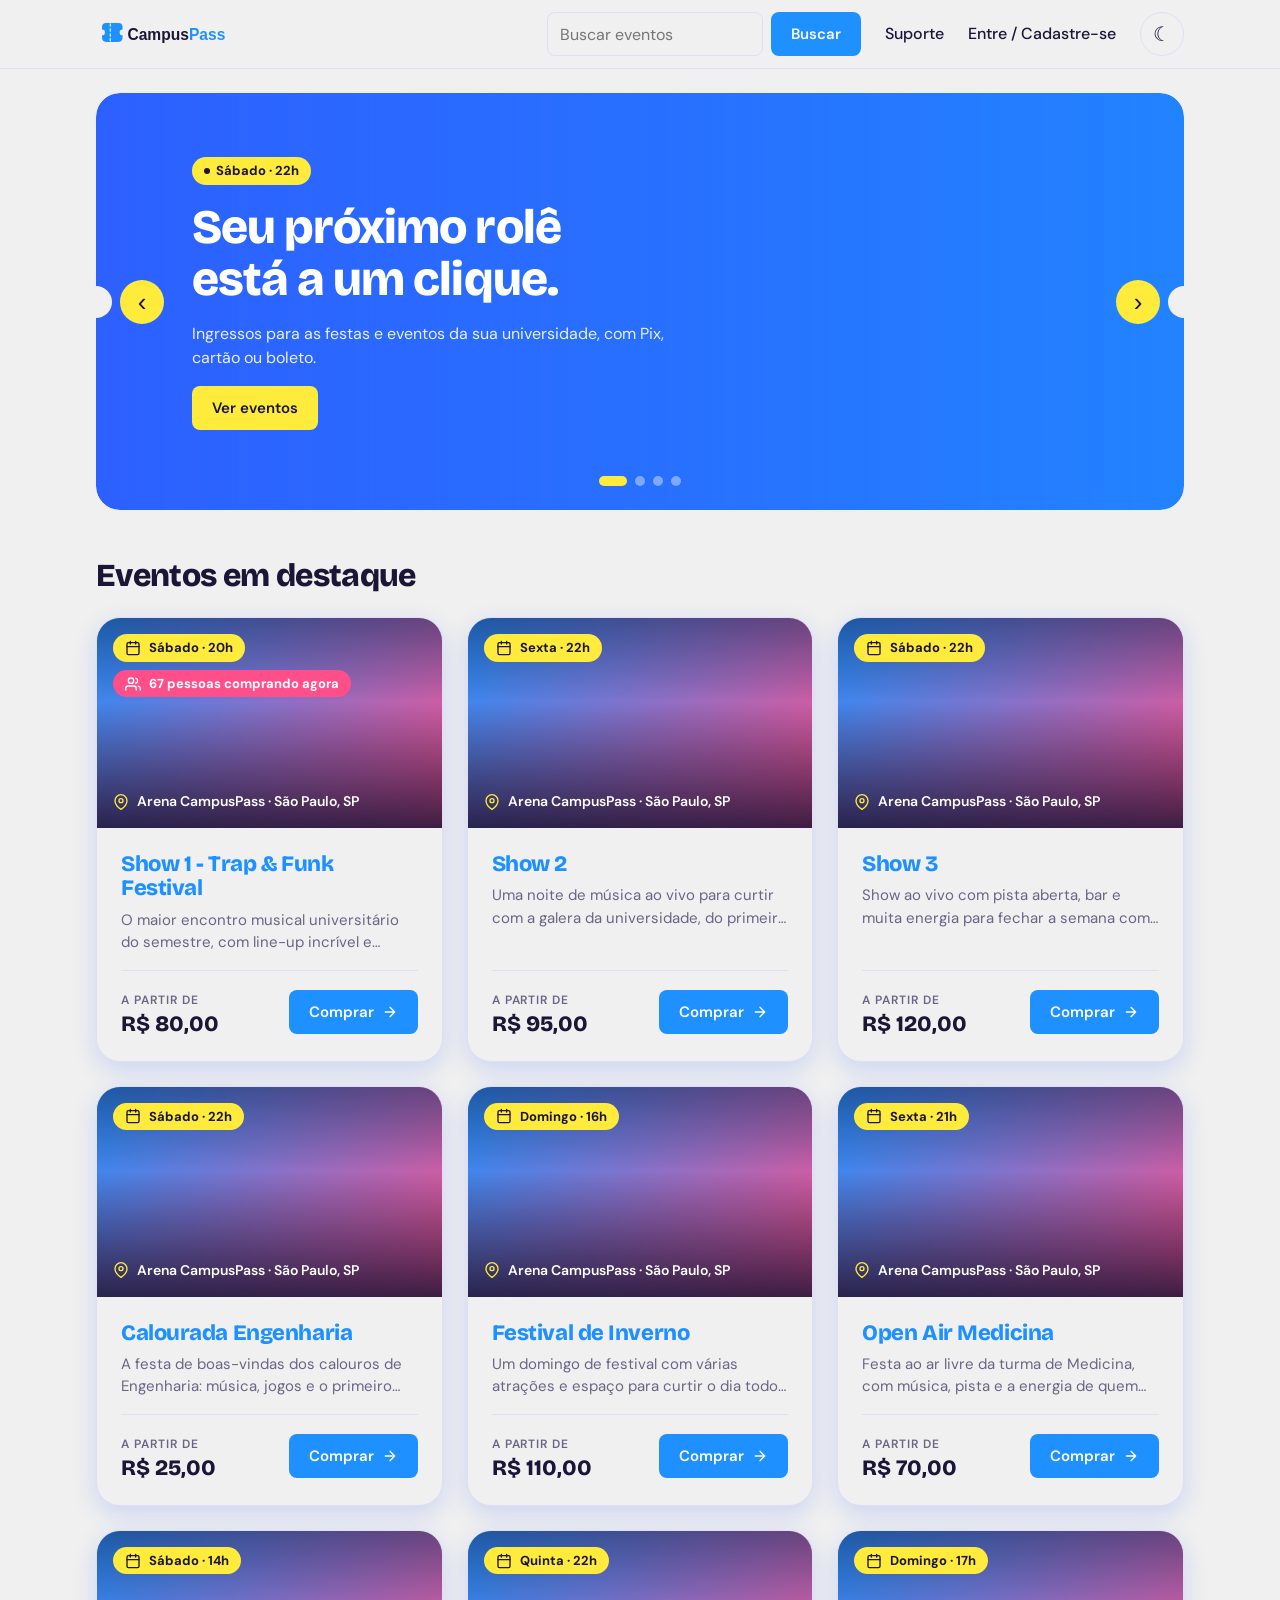
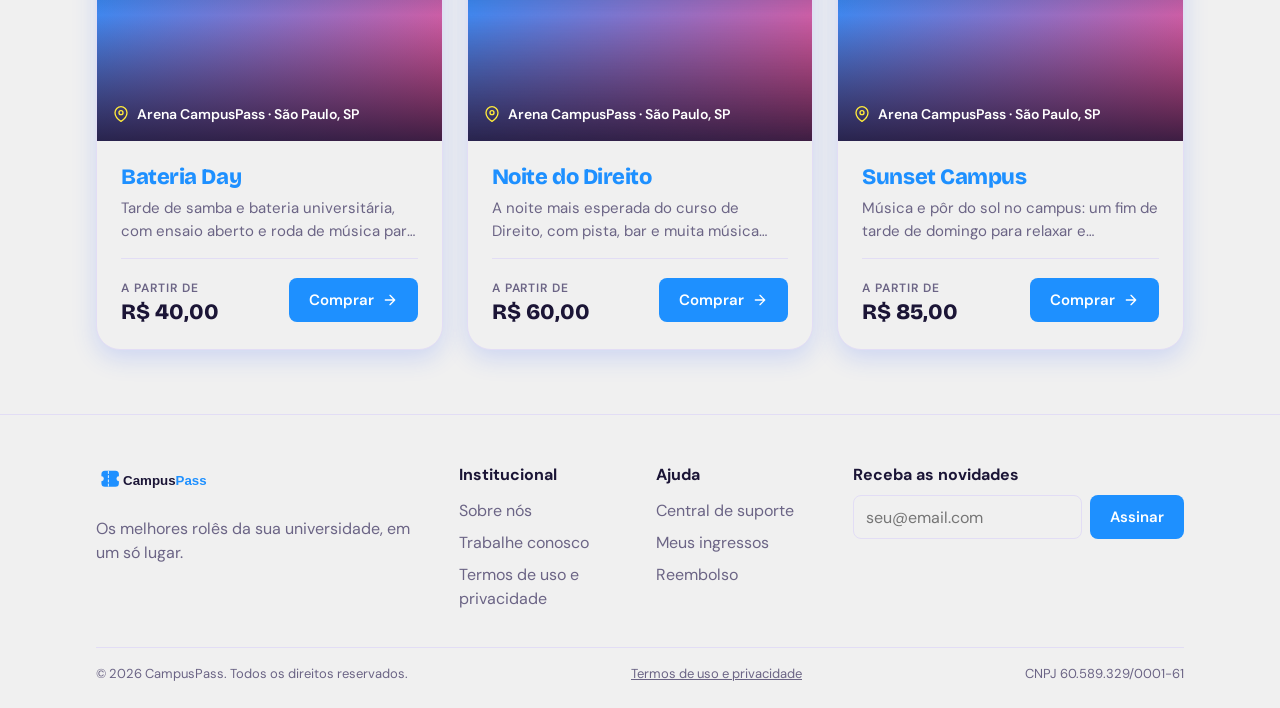
<file: index.html>
<!DOCTYPE html>
<html lang="pt-br"><head><meta charset="UTF-8">
  <meta name="viewport" content="width=device-width, initial-scale=1.0">
  <link rel="icon" type="image/svg+xml" sizes="any" href="favicon.svg">
  <link rel="preconnect" href="https://fonts.googleapis.com">
  <link rel="preconnect" href="https://fonts.gstatic.com" crossorigin>
  <link href="https://fonts.googleapis.com/css2?family=Bricolage+Grotesque:wght@600;800&family=DM+Sans:wght@400;500;600;700&display=swap" rel="stylesheet">
  <script>try{var t=localStorage.getItem('campuspass_tema');if(t)document.documentElement.dataset.theme=t}catch(e){}</script>
  <link rel="stylesheet" href="styles.css">
  <title>Campus Pass</title>
</head>
<body data-page="index">
<main class="wrap">
  <section class="carousel" aria-roledescription="carrossel" aria-label="Destaques" tabindex="0">
    <div class="carousel-track">
      <article class="hero slide" style="--foto:url('https://picsum.photos/seed/campuspass-hero/1200/520')">
        <span class="tag yellow">Sábado · 22h</span>
        <h1>Seu próximo rolê está a um clique.</h1>
        <p>Ingressos para as festas e eventos da sua universidade, com Pix, cartão ou boleto.</p>
        <a class="btn btn-yellow" href="#eventos">Ver eventos</a>
      </article>
    </div>
    <button class="car-btn prev" aria-label="Slide anterior">‹</button>
    <button class="car-btn next" aria-label="Próximo slide">›</button>
    <div class="car-dots"></div>
  </section>
  <section id="eventos">
    <div class="sec-head">
      <h2>Eventos em destaque</h2>
    </div>
    <div class="grid" id="listaEventos"></div>
  </section>
</main>
<script src="index.js"></script>
</body></html>
</file>
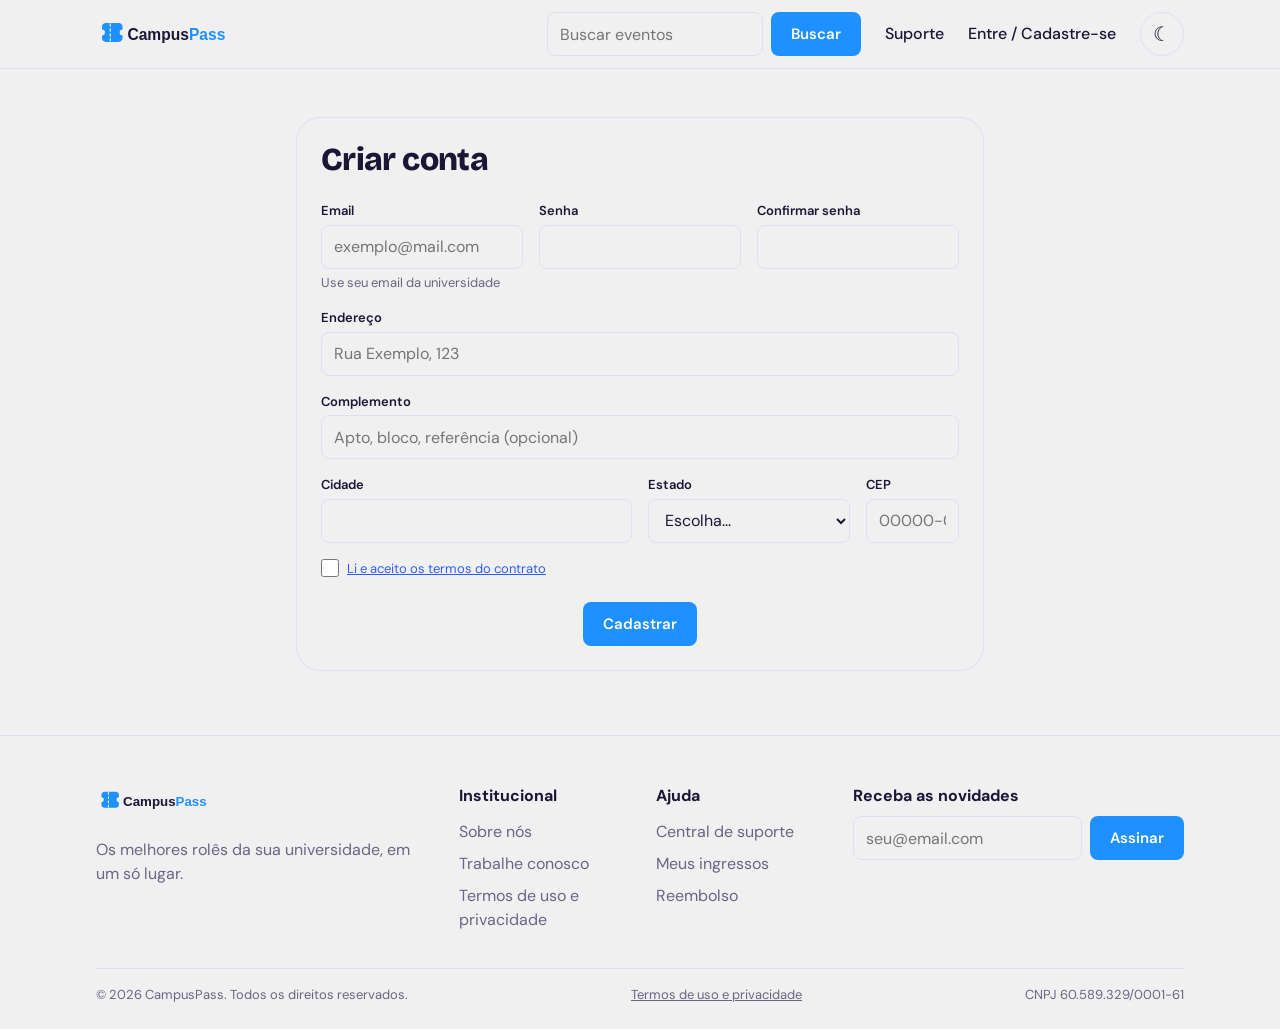
<file: cadastro.html>
<!DOCTYPE html>
<html lang="pt-br"><head>
  <meta charset="UTF-8">
  <meta name="viewport" content="width=device-width, initial-scale=1.0">
  <link rel="icon" type="image/svg+xml" sizes="any" href="favicon.svg">
  <link rel="preconnect" href="https://fonts.googleapis.com">
  <link rel="preconnect" href="https://fonts.gstatic.com" crossorigin>
  <link href="https://fonts.googleapis.com/css2?family=Bricolage+Grotesque:wght@600;800&family=DM+Sans:wght@400;500;600;700&display=swap" rel="stylesheet">
  <script>try{var t=localStorage.getItem('campuspass_tema');if(t)document.documentElement.dataset.theme=t}catch(e){}</script>
  <link rel="stylesheet" href="styles.css">
  <title>Criar conta · Campus Pass</title>
</head>
<body data-page="cadastro">
<main class="wrap" style="max-width:720px;margin-top:48px">
  <form class="card" id="f" novalidate>
    <h2 style="margin-bottom:24px">Criar conta</h2>
    <div class="form-grid">
      <div class="field s2">
        <label for="email">Email</label>
        <input class="in" type="email" id="email" placeholder="exemplo@mail.com" autocomplete="email" required>
        <span class="hint">Use seu email da universidade</span>
        <span class="msg">Email inválido</span>
      </div>
      <div class="field s2">
        <label for="senha">Senha</label>
        <input class="in" type="password" id="senha" minlength="6" autocomplete="new-password" required>
        <span class="msg">Mínimo de 6 caracteres</span>
      </div>
      <div class="field s2">
        <label for="conf">Confirmar senha</label>
        <input class="in" type="password" id="conf" autocomplete="new-password" required>
        <span class="msg">As senhas não coincidem</span>
      </div>
      <div class="field s6">
        <label for="end">Endereço</label>
        <input class="in" id="end" placeholder="Rua Exemplo, 123" required>
        <span class="msg">Informe o endereço</span>
      </div>
      <div class="field s6">
        <label for="end2">Complemento</label>
        <input class="in" id="end2" placeholder="Apto, bloco, referência (opcional)">
      </div>
      <div class="field s3">
        <label for="cidade">Cidade</label>
        <input class="in" id="cidade" required>
        <span class="msg">Informe a cidade</span>
      </div>
      <div class="field s2">
        <label for="uf">Estado</label>
        <select class="in" id="uf" required>
          <option value="">Escolha...</option>
          <option>São Paulo</option>
          <option>Rio de Janeiro</option>
          <option>Rio Grande do Sul</option>
          <option>Minas Gerais</option>
          <option>Paraná</option>
        </select>
        <span class="msg">Escolha um estado</span>
      </div>
      <div class="field" style="grid-column:span 1">
        <label for="cep">CEP</label>
        <input class="in" id="cep" inputmode="numeric" pattern="\d{5}-?\d{3}" placeholder="00000-000" required>
        <span class="msg">CEP inválido</span>
      </div>
      <div class="field s6">
        <label style="display:flex;gap:8px;align-items:center;font-weight:400">
          <input type="checkbox" id="termos" required style="width:18px;height:18px;accent-color:var(--violet)">
          <a href="termos.html" target="_blank" rel="noopener" style="color:var(--link)">Li e aceito os termos do contrato</a>
        </label>
          <span class="msg">Você precisa aceitar os termos</span>
        </div>
    </div>
    <div style="text-align:center;margin-top:24px">
      <button class="btn btn-primary" type="submit" id="btnCadastrar">Cadastrar</button>
      <p class="err-top" id="cadastroErro" style="margin-top:12px"></p>
    </div>
  </form>
</main>
<script src="index.js"></script>
</body>
</html>
</file>
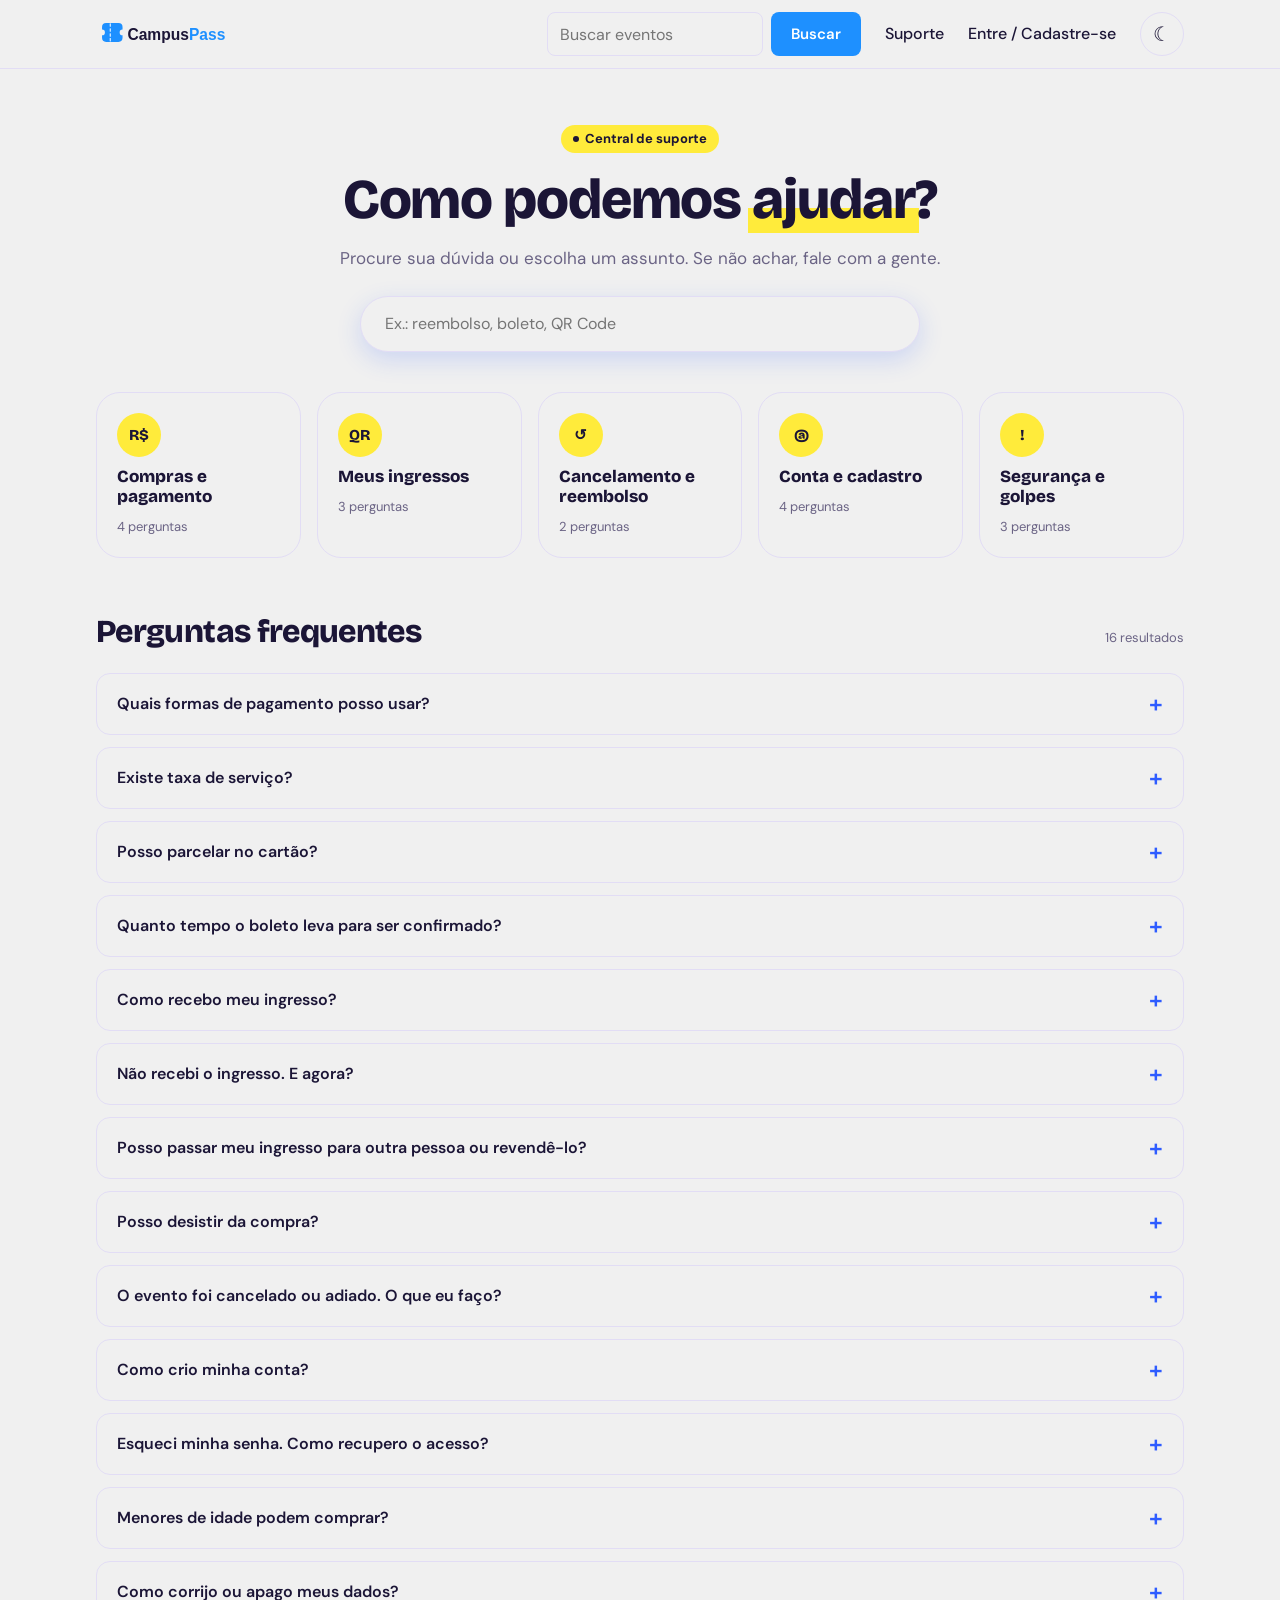
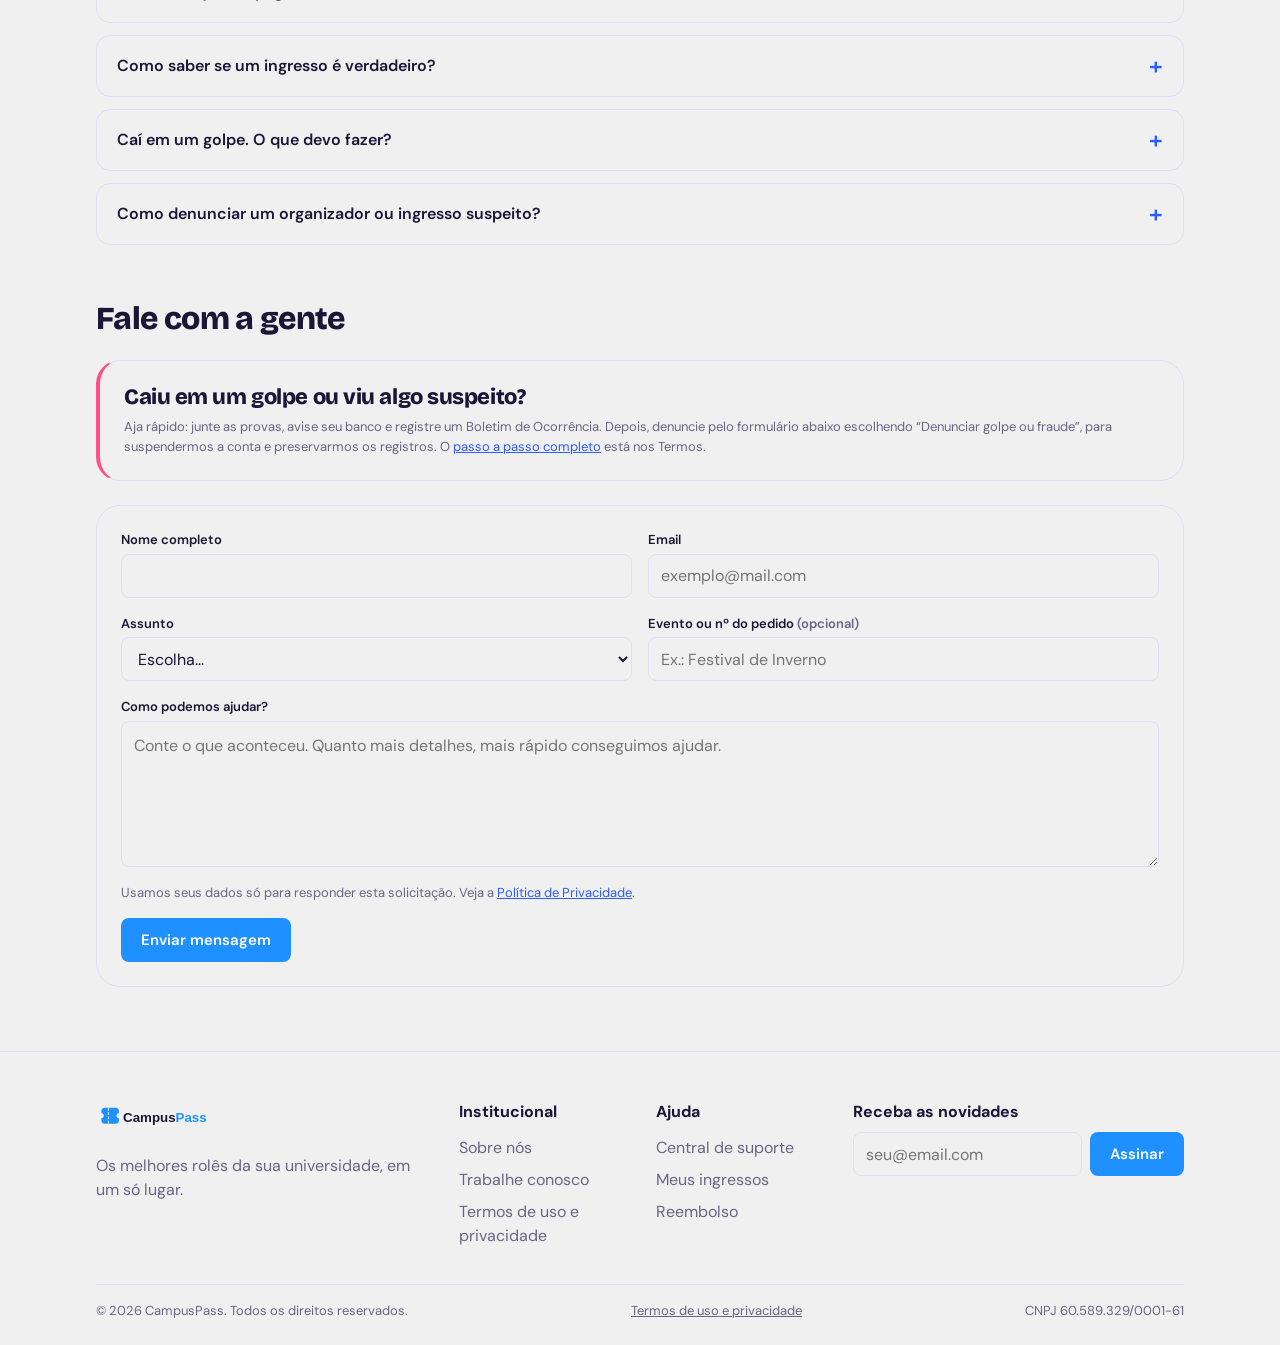
<file: central-de-suporte.html>
<!DOCTYPE html>
<html lang="pt-br">
<head>
  <meta charset="UTF-8">
  <meta name="viewport" content="width=device-width, initial-scale=1.0">
  <link rel="icon" type="image/svg+xml" sizes="any" href="favicon.svg">
  <link rel="preconnect" href="https://fonts.googleapis.com">
  <link rel="preconnect" href="https://fonts.gstatic.com" crossorigin>
  <link href="https://fonts.googleapis.com/css2?family=Bricolage+Grotesque:wght@600;800&family=DM+Sans:wght@400;500;600;700&display=swap" rel="stylesheet">
  <script>try{var t=localStorage.getItem('campuspass_tema');if(t)document.documentElement.dataset.theme=t}catch(e){}</script>
  <link rel="stylesheet" href="styles.css">
  <title>Central de suporte · Campus Pass</title>
</head>
<body data-page="suporte">
<main class="wrap">

  <header class="sup-intro">
    <span class="tag yellow">Central de suporte</span>
    <h1>Como podemos <mark class="marca">ajudar</mark>?</h1>
    <p class="lead">Procure sua dúvida ou escolha um assunto. Se não achar, fale com a gente.</p>

    <form class="sup-busca" id="supForm" role="search">
      <input class="in" type="search" id="supBusca" autocomplete="off"
             placeholder="Ex.: reembolso, boleto, QR Code" aria-label="Buscar nas perguntas frequentes">
    </form>
  </header>

  <section class="page-section" aria-label="Assuntos">
    <div class="sup-cats" id="supCats"></div>
  </section>

  <section class="page-section" id="faq">
    <div class="sec-head">
      <h2 id="faqTitulo">Perguntas frequentes</h2>
      <span class="small" id="faqContagem"></span>
    </div>
    <div class="faq" id="listaFaq"></div>
    <div class="card faq-vazio" id="faqVazio" hidden>
      <h3>Não encontramos essa pergunta</h3>
      <p class="small">Tente outras palavras, escolha outro assunto ou fale direto com a gente.</p>
      <div class="trab-cta">
        <button class="btn btn-sec" type="button" id="limparFiltros">Limpar filtros</button>
        <a class="btn btn-primary" href="#contato">Falar com o suporte</a>
      </div>
    </div>
  </section>

  <section class="page-section" id="contato">
    <div class="sec-head">
      <h2>Fale com a gente</h2>
    </div>

    <aside class="card aviso-golpe">
      <h3>Caiu em um golpe ou viu algo suspeito?</h3>
      <p class="small">
        Aja rápido: junte as provas, avise seu banco e registre um Boletim de Ocorrência. Depois,
        denuncie pelo formulário abaixo escolhendo “Denunciar golpe ou fraude”, para suspendermos a conta
        e preservarmos os registros. O
        <a href="termos.html#f3">passo a passo completo</a> está nos Termos.
      </p>
    </aside>

    <div class="card" id="supCard">
      <form id="f" novalidate>
        <div class="form-grid">
          <div class="field s3">
            <label for="sNome">Nome completo</label>
            <input class="in" id="sNome" autocomplete="name" required>
            <span class="msg">Informe seu nome</span>
          </div>
          <div class="field s3">
            <label for="sEmail">Email</label>
            <input class="in" type="email" id="sEmail" placeholder="exemplo@mail.com" autocomplete="email" required>
            <span class="msg">Email inválido</span>
          </div>
          <div class="field s3">
            <label for="sAssunto">Assunto</label>
            <select class="in" id="sAssunto" required>
              <option value="">Escolha...</option>
              <option>Compra e pagamento</option>
              <option>Não recebi meu ingresso</option>
              <option>Cancelamento ou reembolso</option>
              <option>Conta e cadastro</option>
              <option>Denunciar golpe ou fraude</option>
              <option>Outro assunto</option>
            </select>
            <span class="msg">Escolha um assunto</span>
          </div>
          <div class="field s3">
            <label for="sPedido">Evento ou nº do pedido <span class="hint">(opcional)</span></label>
            <input class="in" id="sPedido" placeholder="Ex.: Festival de Inverno">
          </div>
          <div class="field s6">
            <label for="sMsg">Como podemos ajudar?</label>
            <textarea class="in" id="sMsg" rows="5" maxlength="1500" required
                      placeholder="Conte o que aconteceu. Quanto mais detalhes, mais rápido conseguimos ajudar."></textarea>
            <span class="msg">Escreva sua mensagem</span>
          </div>
        </div>
        <p class="small" style="margin-top:16px">
          Usamos seus dados só para responder esta solicitação. Veja a
          <a href="termos.html#parte-2" target="_blank" rel="noopener" style="color:var(--link)">Política de Privacidade</a>.
        </p>
        <div style="margin-top:16px">
          <button class="btn btn-primary" type="submit">Enviar mensagem</button>
        </div>
      </form>
    </div>
  </section>

</main>
<script src="index.js"></script>
</body>
</html>
</file>
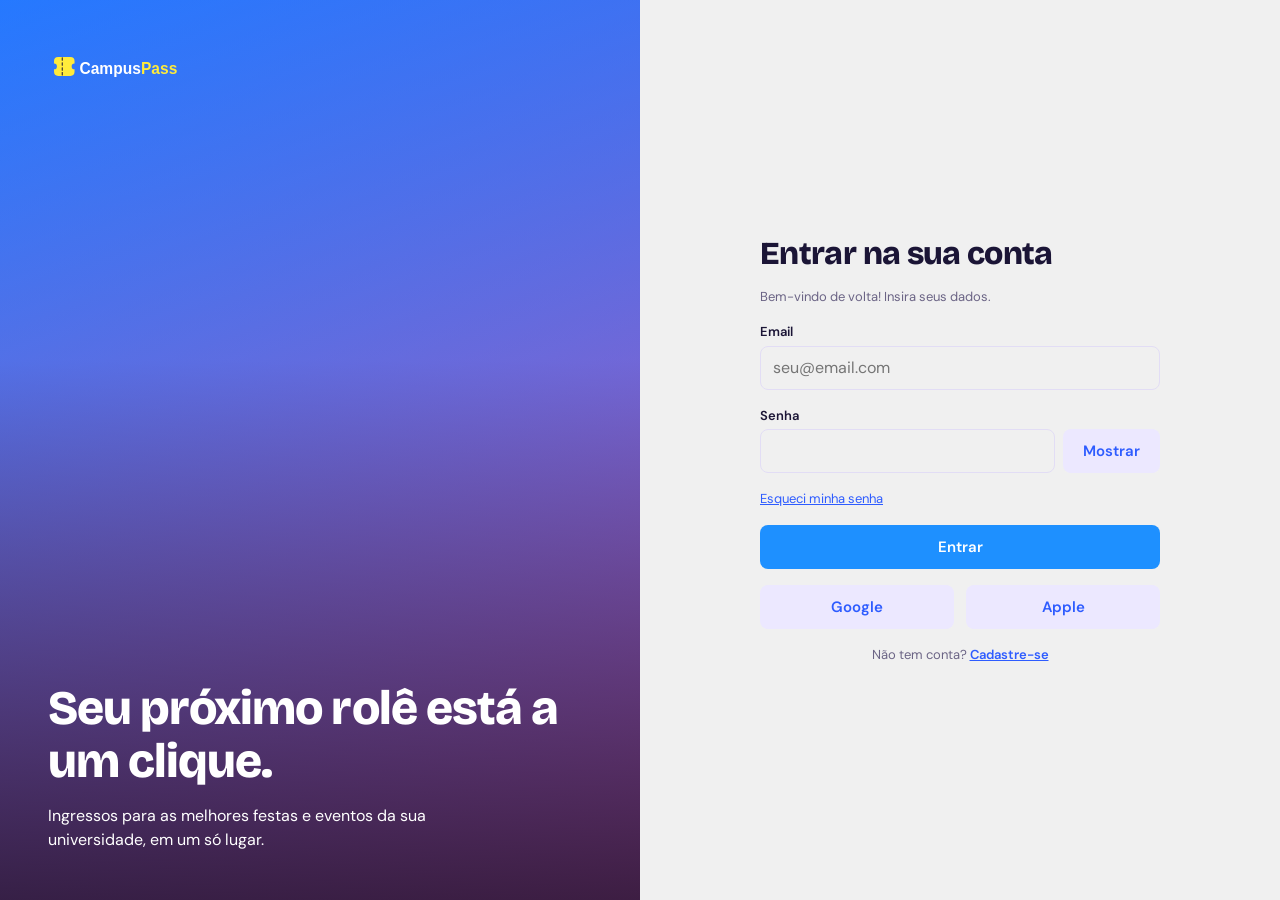
<file: login.html>
<!DOCTYPE html>
<html lang="pt-br">
  <head><meta charset="UTF-8">
    <meta name="viewport" content="width=device-width, initial-scale=1.0">
    <link rel="icon" type="image/svg+xml" sizes="any" href="favicon.svg">
    <link rel="preconnect" href="https://fonts.googleapis.com">
    <link rel="preconnect" href="https://fonts.gstatic.com" crossorigin>
    <link href="https://fonts.googleapis.com/css2?family=Bricolage+Grotesque:wght@600;800&family=DM+Sans:wght@400;500;600;700&display=swap" rel="stylesheet">
    <script>try{var t=localStorage.getItem('campuspass_tema');if(t)document.documentElement.dataset.theme=t}catch(e){}</script>
  <link rel="stylesheet" href="styles.css">
    <title>Entrar · Campus Pass</title>
  </head>
<body data-bare data-page="login">
<div class="auth">
  <aside class="auth-art" style="--foto:url('https://picsum.photos/seed/campuspass-login/1000/1400')">
    <a class="brand" href="index.html" aria-label="CampusPass" data-logo></a>
    <div>
      <h1>Seu próximo rolê está a um clique.</h1>
      <p style="margin-top:16px;max-width:36ch">Ingressos para as melhores festas e eventos da sua universidade, em um só lugar.</p>
    </div>
  </aside>
  <main class="auth-form">
    <form class="auth-box" id="f" novalidate>
    <h2>Entrar na sua conta</h2>
    <p class="small">Bem-vindo de volta! Insira seus dados.</p>
    <div class="field">
      <label for="loginEmail">Email</label>
      <input class="in" type="email" id="loginEmail" placeholder="seu@email.com" autocomplete="email" required>
      <span class="msg">Email inválido</span>
    </div>
    <div class="field">
      <label for="loginPassword">Senha</label>
      <div class="pw">
        <input class="in" type="password" id="loginPassword" autocomplete="current-password" required>
        <button type="button" class="btn btn-sec" id="togglePassword">Mostrar</button>
      </div>
      <span class="msg">Informe sua senha</span>
    </div>
    <a href="#" class="small" style="color:var(--link)">Esqueci minha senha</a>
    <button type="submit" class="btn btn-primary btn-block" id="btnEntrar">Entrar</button>
    <p class="err-top" id="loginErro"></p>
    <div class="two">
      <button type="button" class="btn btn-sec">Google</button>
      <button type="button" class="btn btn-sec">Apple</button>
    </div>
    <p class="small" style="text-align:center">Não tem conta? 
      <a href="cadastro.html" style="color:var(--link);font-weight:600">Cadastre-se</a>
    </p>
  </form>
</main>
</div>
<script src="index.js"></script>
</body></html>
</file>
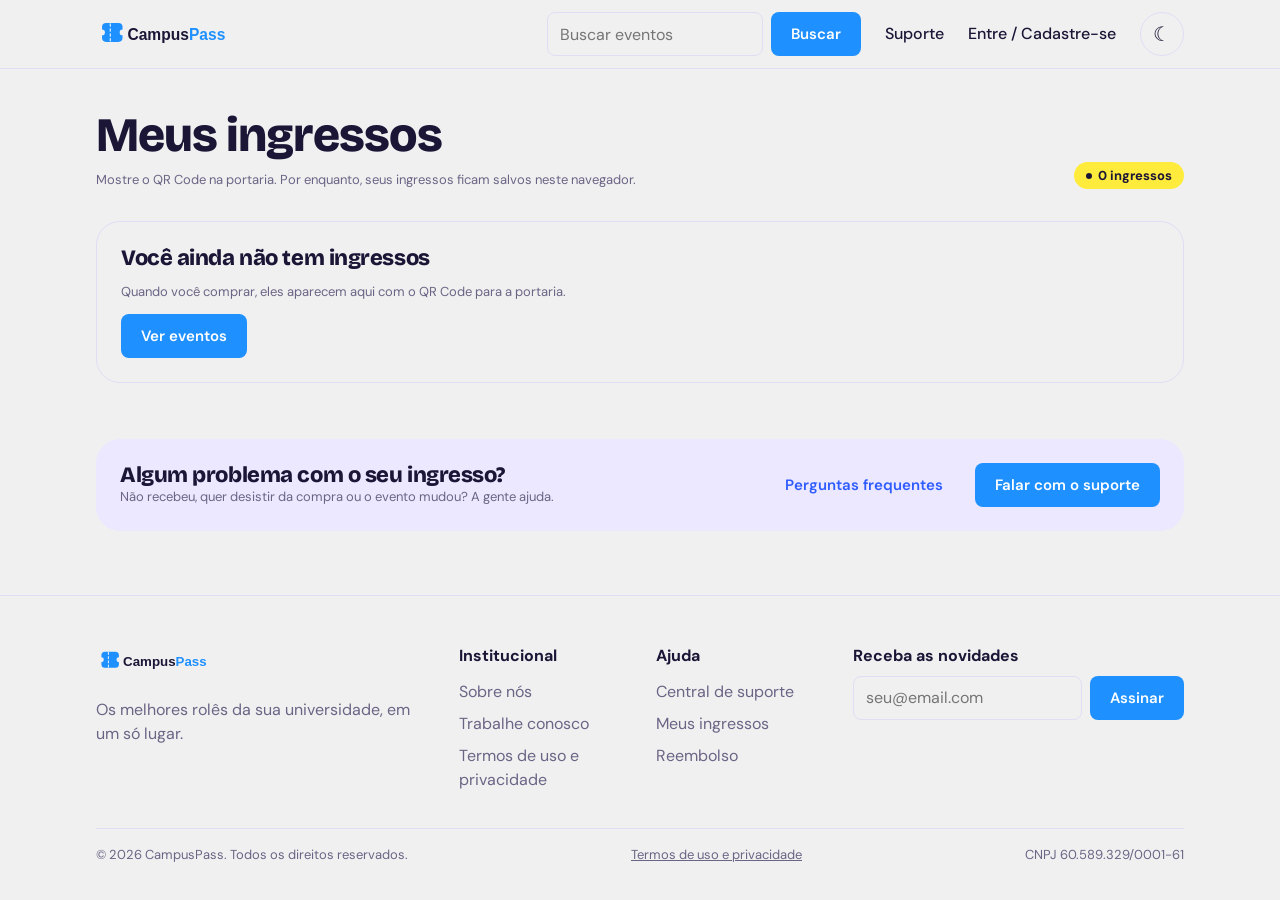
<file: meus-ingressos.html>
<!DOCTYPE html>
<html lang="pt-br">
<head>
  <meta charset="UTF-8">
  <meta name="viewport" content="width=device-width, initial-scale=1.0">
  <link rel="icon" type="image/svg+xml" sizes="any" href="favicon.svg">
  <link rel="preconnect" href="https://fonts.googleapis.com">
  <link rel="preconnect" href="https://fonts.gstatic.com" crossorigin>
  <link href="https://fonts.googleapis.com/css2?family=Bricolage+Grotesque:wght@600;800&family=DM+Sans:wght@400;500;600;700&display=swap" rel="stylesheet">
  <script>try{var t=localStorage.getItem('campuspass_tema');if(t)document.documentElement.dataset.theme=t}catch(e){}</script>
  <link rel="stylesheet" href="styles.css">
  <title>Meus ingressos · Campus Pass</title>
</head>
<body data-page="ingressos">
<main class="wrap">

  <header class="ing-head">
    <div>
      <h1>Meus ingressos</h1>
      <p class="small">Mostre o QR Code na portaria. Por enquanto, seus ingressos ficam salvos neste navegador.</p>
    </div>
    <span class="tag yellow" id="ingContagem">0 ingressos</span>
  </header>

  <section class="page-section" aria-label="Lista de ingressos">
    <div class="ingressos" id="listaIngressos"></div>

    <div class="card ing-vazio" id="ingVazio" hidden>
      <h3>Você ainda não tem ingressos</h3>
      <p class="small">Quando você comprar, eles aparecem aqui com o QR Code para a portaria.</p>
      <a class="btn btn-primary" href="index.html#eventos">Ver eventos</a>
    </div>
  </section>

  <aside class="card ing-ajuda">
    <div>
      <h3>Algum problema com o seu ingresso?</h3>
      <p class="small">Não recebeu, quer desistir da compra ou o evento mudou? A gente ajuda.</p>
    </div>
    <div class="trab-cta">
      <a class="btn btn-sec" href="central-de-suporte.html#faq">Perguntas frequentes</a>
      <a class="btn btn-primary" href="central-de-suporte.html#contato">Falar com o suporte</a>
    </div>
  </aside>

</main>

<dialog id="qrDialog">
  <h3 id="qrTitulo"></h3>
  <p class="small" id="qrCategoria"></p>
  <img class="qr-grande" id="qrImg" alt="" width="260" height="260">
  <p class="ing-cod" id="qrCodigo"></p>
  <button class="btn btn-primary" id="qrFechar" type="button">Fechar</button>
</dialog>

<script src="index.js"></script>
</body>
</html>
</file>
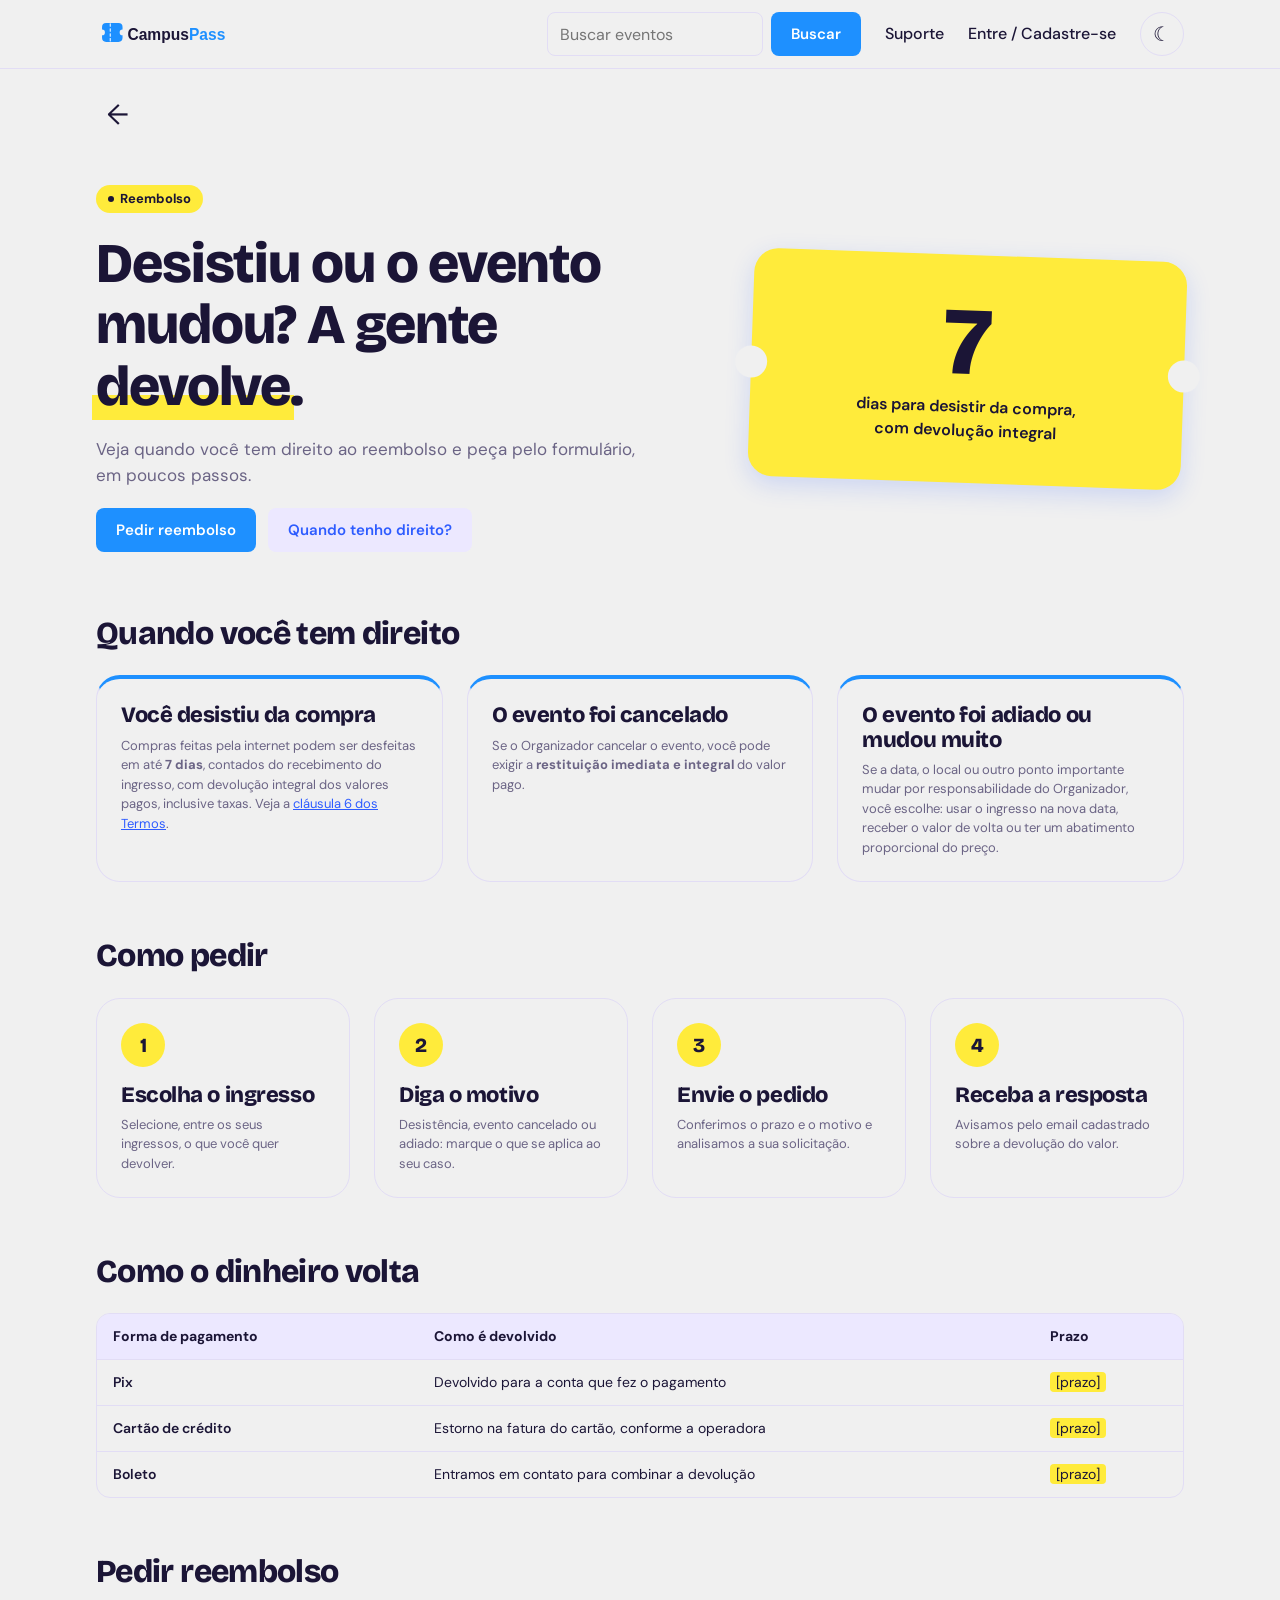
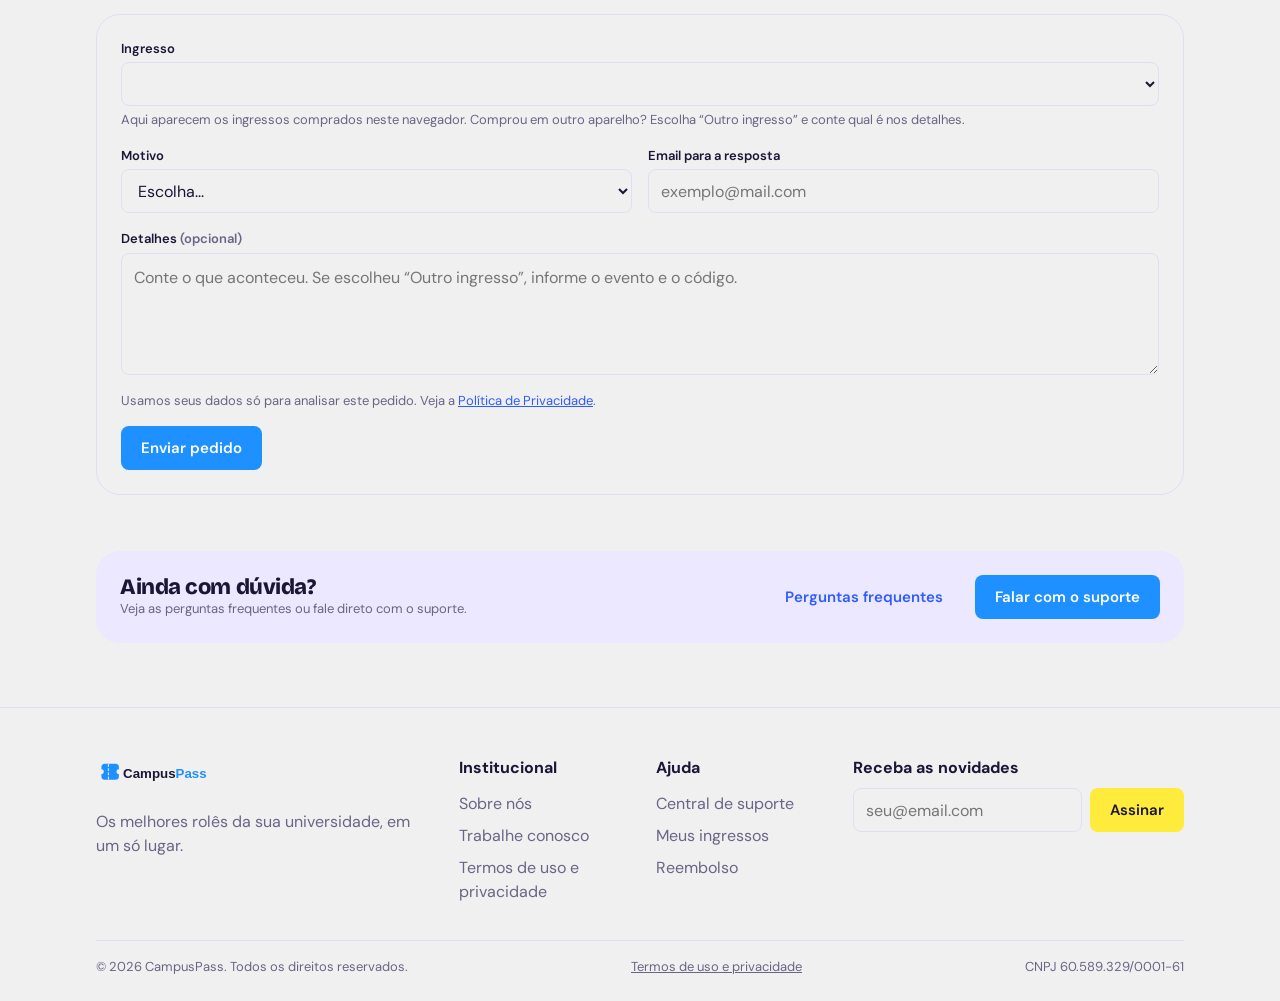
<file: reembolso.html>
<!DOCTYPE html>
<html lang="pt-br">
<head>
  <meta charset="UTF-8">
  <meta name="viewport" content="width=device-width, initial-scale=1.0">
  <link rel="icon" type="image/svg+xml" sizes="any" href="favicon.svg">
  <link rel="preconnect" href="https://fonts.googleapis.com">
  <link rel="preconnect" href="https://fonts.gstatic.com" crossorigin>
  <link href="https://fonts.googleapis.com/css2?family=Bricolage+Grotesque:wght@600;800&family=DM+Sans:wght@400;500;600;700&display=swap" rel="stylesheet">
  <script>try{var t=localStorage.getItem('campuspass_tema');if(t)document.documentElement.dataset.theme=t}catch(e){}</script>
  <link rel="stylesheet" href="styles.css">
  <title>Reembolso · Campus Pass</title>
</head>
<body data-page="reembolso">
<main class="wrap">

  <a class="seta-voltar" href="index.html" aria-label="Voltar para o início" title="Voltar para o início">←</a>

  <header class="reem-intro">
    <div class="reem-texto">
      <span class="tag yellow">Reembolso</span>
      <h1>Desistiu ou o evento mudou? A gente <mark class="marca">devolve</mark>.</h1>
      <p class="lead">
        Veja quando você tem direito ao reembolso e peça pelo formulário, em poucos passos.
      </p>
      <div class="trab-cta">
        <a class="btn btn-primary" href="#pedido">Pedir reembolso</a>
        <a class="btn btn-sec" href="#direitos">Quando tenho direito?</a>
      </div>
    </div>

    <div class="reem-selo" role="img" aria-label="7 dias para desistir da compra, com devolução integral">
      <b>7</b>
      <span>dias para desistir da compra, com devolução integral</span>
    </div>
  </header>

  <section class="page-section" id="direitos">
    <div class="sec-head">
      <h2>Quando você tem direito</h2>
    </div>
    <div class="grid">
      <article class="card valor">
        <h3>Você desistiu da compra</h3>
        <p class="small">
          Compras feitas pela internet podem ser desfeitas em até <b>7 dias</b>, contados do recebimento
          do ingresso, com devolução integral dos valores pagos, inclusive taxas.
          Veja a <a href="termos.html#t6">cláusula 6 dos Termos</a>.
        </p>
      </article>
      <article class="card valor">
        <h3>O evento foi cancelado</h3>
        <p class="small">
          Se o Organizador cancelar o evento, você pode exigir a <b>restituição imediata e integral</b>
          do valor pago.
        </p>
      </article>
      <article class="card valor">
        <h3>O evento foi adiado ou mudou muito</h3>
        <p class="small">
          Se a data, o local ou outro ponto importante mudar por responsabilidade do Organizador, você escolhe:
          usar o ingresso na nova data, receber o valor de volta ou ter um abatimento proporcional do preço.
        </p>
      </article>
    </div>
  </section>

  <section class="page-section" id="como-pedir">
    <div class="sec-head">
      <h2>Como pedir</h2>
    </div>
    <div class="passos">
      <article class="card">
        <span class="passo-num">1</span>
        <h3>Escolha o ingresso</h3>
        <p class="small">Selecione, entre os seus ingressos, o que você quer devolver.</p>
      </article>
      <article class="card">
        <span class="passo-num">2</span>
        <h3>Diga o motivo</h3>
        <p class="small">Desistência, evento cancelado ou adiado: marque o que se aplica ao seu caso.</p>
      </article>
      <article class="card">
        <span class="passo-num">3</span>
        <h3>Envie o pedido</h3>
        <p class="small">Conferimos o prazo e o motivo e analisamos a sua solicitação.</p>
      </article>
      <article class="card">
        <span class="passo-num">4</span>
        <h3>Receba a resposta</h3>
        <p class="small">Avisamos pelo email cadastrado sobre a devolução do valor.</p>
      </article>
    </div>
  </section>

  <section class="page-section" id="devolucao">
    <div class="sec-head">
      <h2>Como o dinheiro volta</h2>
    </div>
    <div class="tabela">
      <div class="table-wrap">
        <table>
          <thead>
            <tr><th scope="col">Forma de pagamento</th><th scope="col">Como é devolvido</th><th scope="col">Prazo</th></tr>
          </thead>
          <tbody>
            <tr><th scope="row">Pix</th><td>Devolvido para a conta que fez o pagamento</td><td><mark class="todo">[prazo]</mark></td></tr>
            <tr><th scope="row">Cartão de crédito</th><td>Estorno na fatura do cartão, conforme a operadora</td><td><mark class="todo">[prazo]</mark></td></tr>
            <tr><th scope="row">Boleto</th><td>Entramos em contato para combinar a devolução</td><td><mark class="todo">[prazo]</mark></td></tr>
          </tbody>
        </table>
      </div>
    </div>
  </section>

  <section class="page-section" id="pedido">
    <div class="sec-head">
      <h2>Pedir reembolso</h2>
    </div>

    <div class="card reem-info" id="reemInfo" hidden></div>

    <div class="card" id="reemCard">
      <form id="f" novalidate>
        <div class="form-grid">
          <div class="field s6">
            <label for="rIngresso">Ingresso</label>
            <select class="in" id="rIngresso" required></select>
            <span class="hint">Aqui aparecem os ingressos comprados neste navegador. Comprou em outro aparelho? Escolha “Outro ingresso” e conte qual é nos detalhes.</span>
            <span class="msg">Escolha um ingresso</span>
          </div>
          <div class="field s3">
            <label for="rMotivo">Motivo</label>
            <select class="in" id="rMotivo" required>
              <option value="">Escolha...</option>
              <option value="desistencia">Desisti da compra (até 7 dias)</option>
              <option value="cancelado">O evento foi cancelado</option>
              <option value="alterado">O evento foi adiado ou alterado</option>
              <option value="outro">Outro motivo</option>
            </select>
            <span class="msg">Escolha um motivo</span>
          </div>
          <div class="field s3">
            <label for="rEmail">Email para a resposta</label>
            <input class="in" type="email" id="rEmail" placeholder="exemplo@mail.com" autocomplete="email" required>
            <span class="msg">Email inválido</span>
          </div>
          <div class="field s6">
            <label for="rDetalhes">Detalhes <span class="hint">(opcional)</span></label>
            <textarea class="in" id="rDetalhes" rows="4" maxlength="1500"
                      placeholder="Conte o que aconteceu. Se escolheu “Outro ingresso”, informe o evento e o código."></textarea>
            <span class="msg">Informe qual é o ingresso</span>
          </div>
        </div>
        <p class="small" style="margin-top:16px">
          Usamos seus dados só para analisar este pedido. Veja a
          <a href="termos.html#parte-2" target="_blank" rel="noopener" style="color:var(--link)">Política de Privacidade</a>.
        </p>
        <div style="margin-top:16px">
          <button class="btn btn-primary" type="submit">Enviar pedido</button>
        </div>
      </form>
    </div>
  </section>

  <aside class="card ing-ajuda">
    <div>
      <h3>Ainda com dúvida?</h3>
      <p class="small">Veja as perguntas frequentes ou fale direto com o suporte.</p>
    </div>
    <div class="trab-cta">
      <a class="btn btn-sec" href="central-de-suporte.html#faq">Perguntas frequentes</a>
      <a class="btn btn-primary" href="central-de-suporte.html#contato">Falar com o suporte</a>
    </div>
  </aside>

</main>
<script src="site.js"></script>
</body>
</html>
</file>
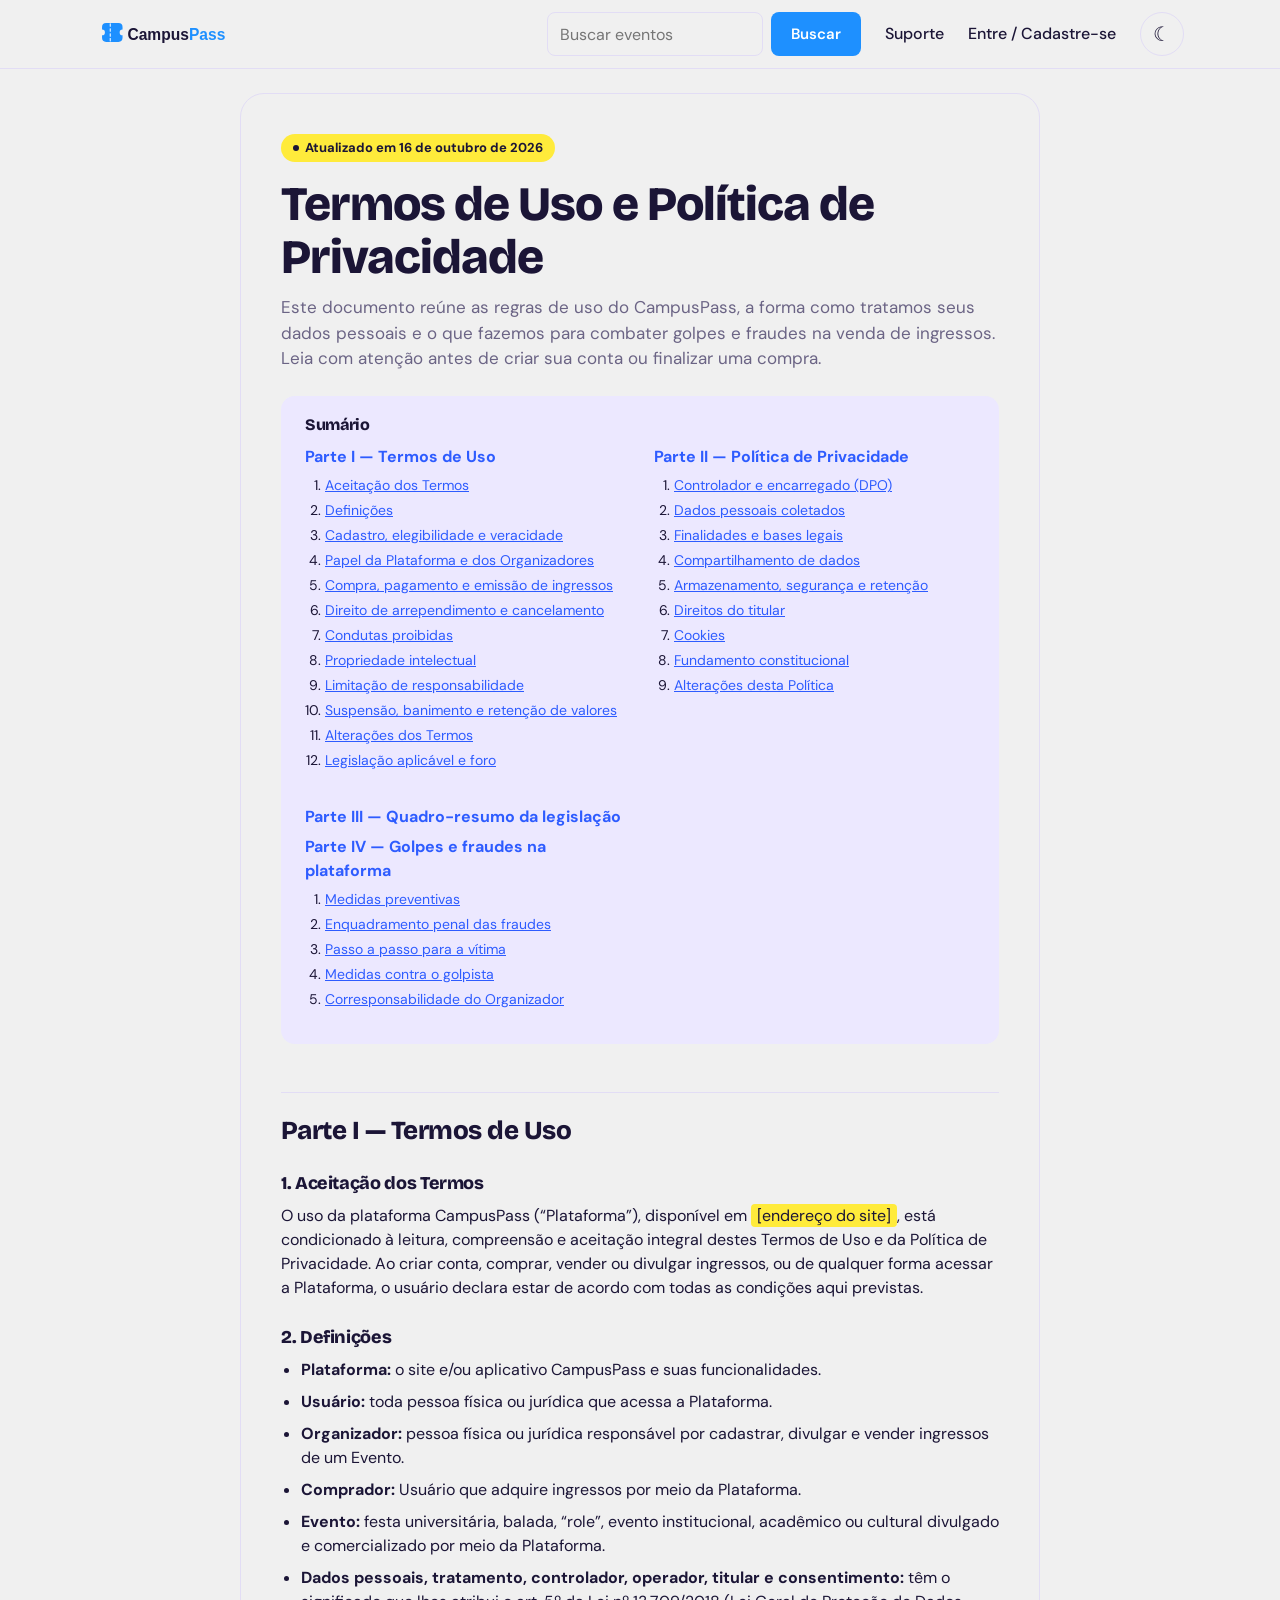
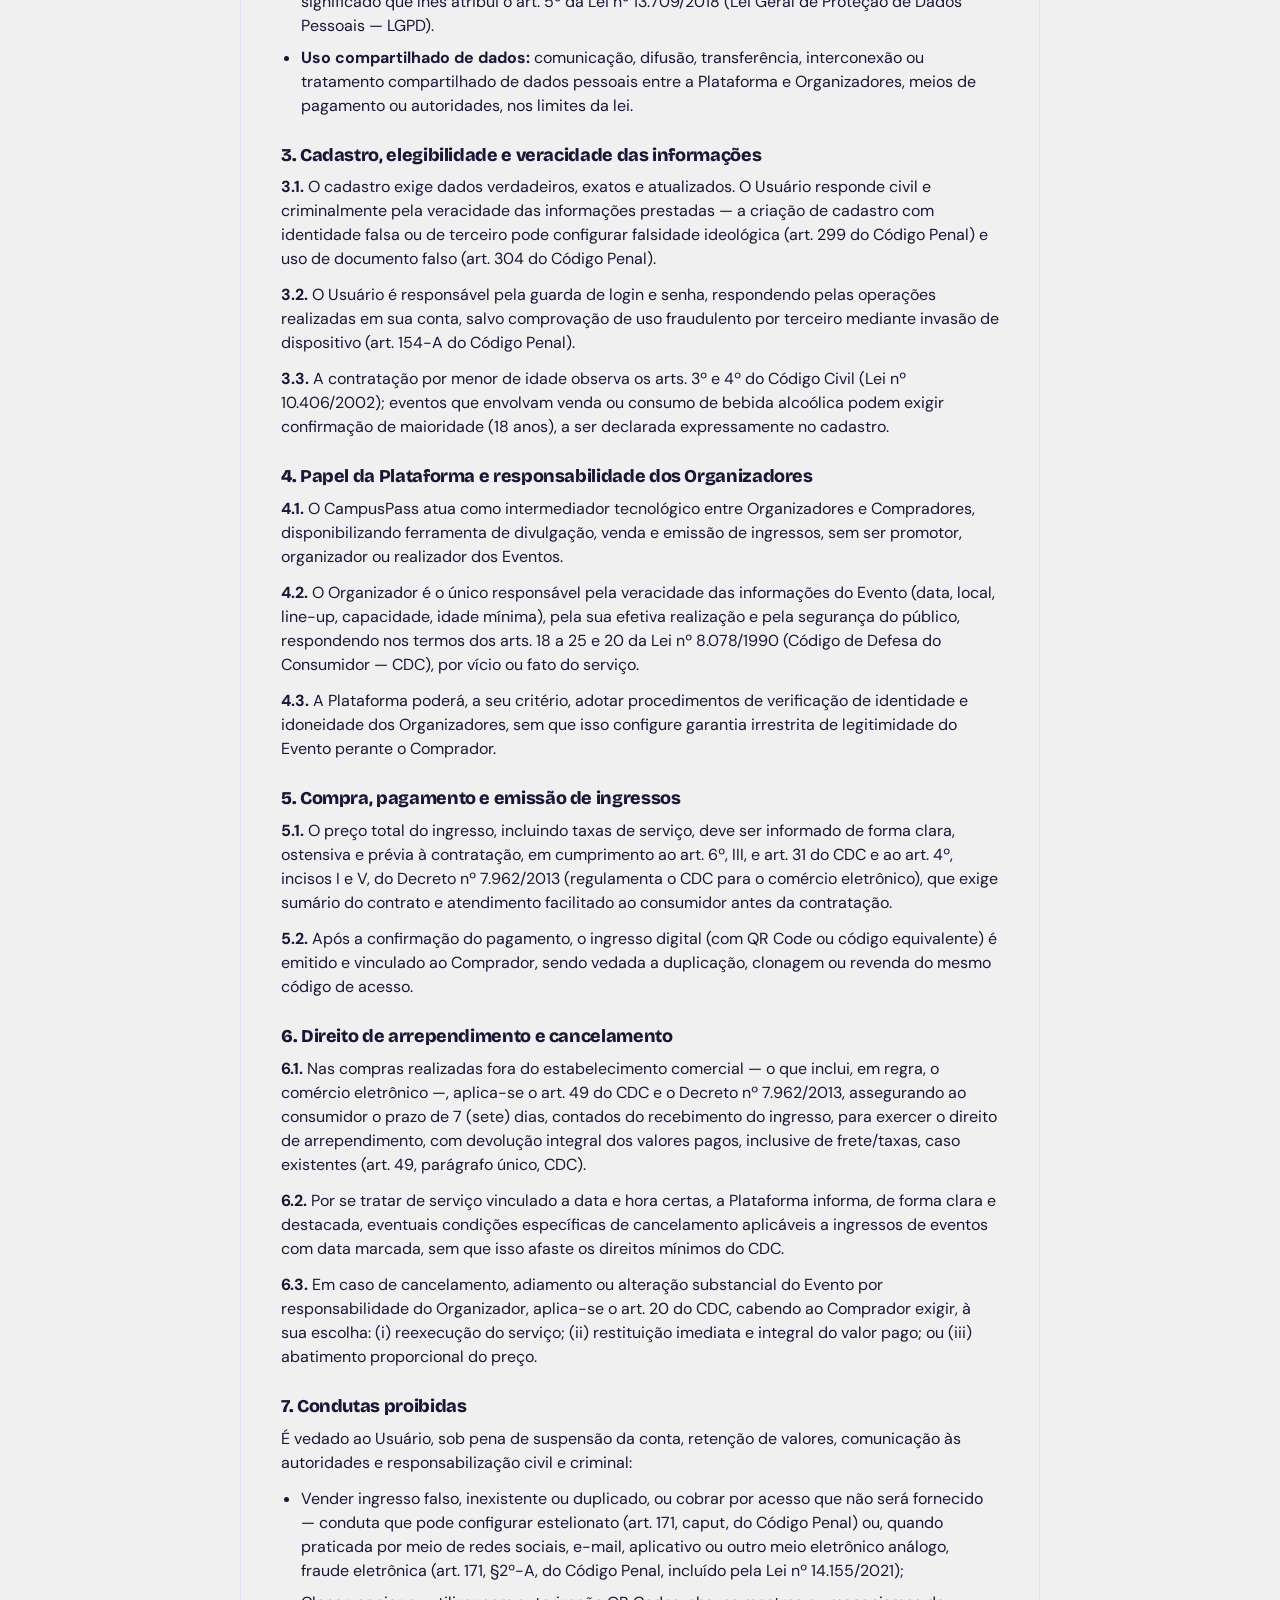
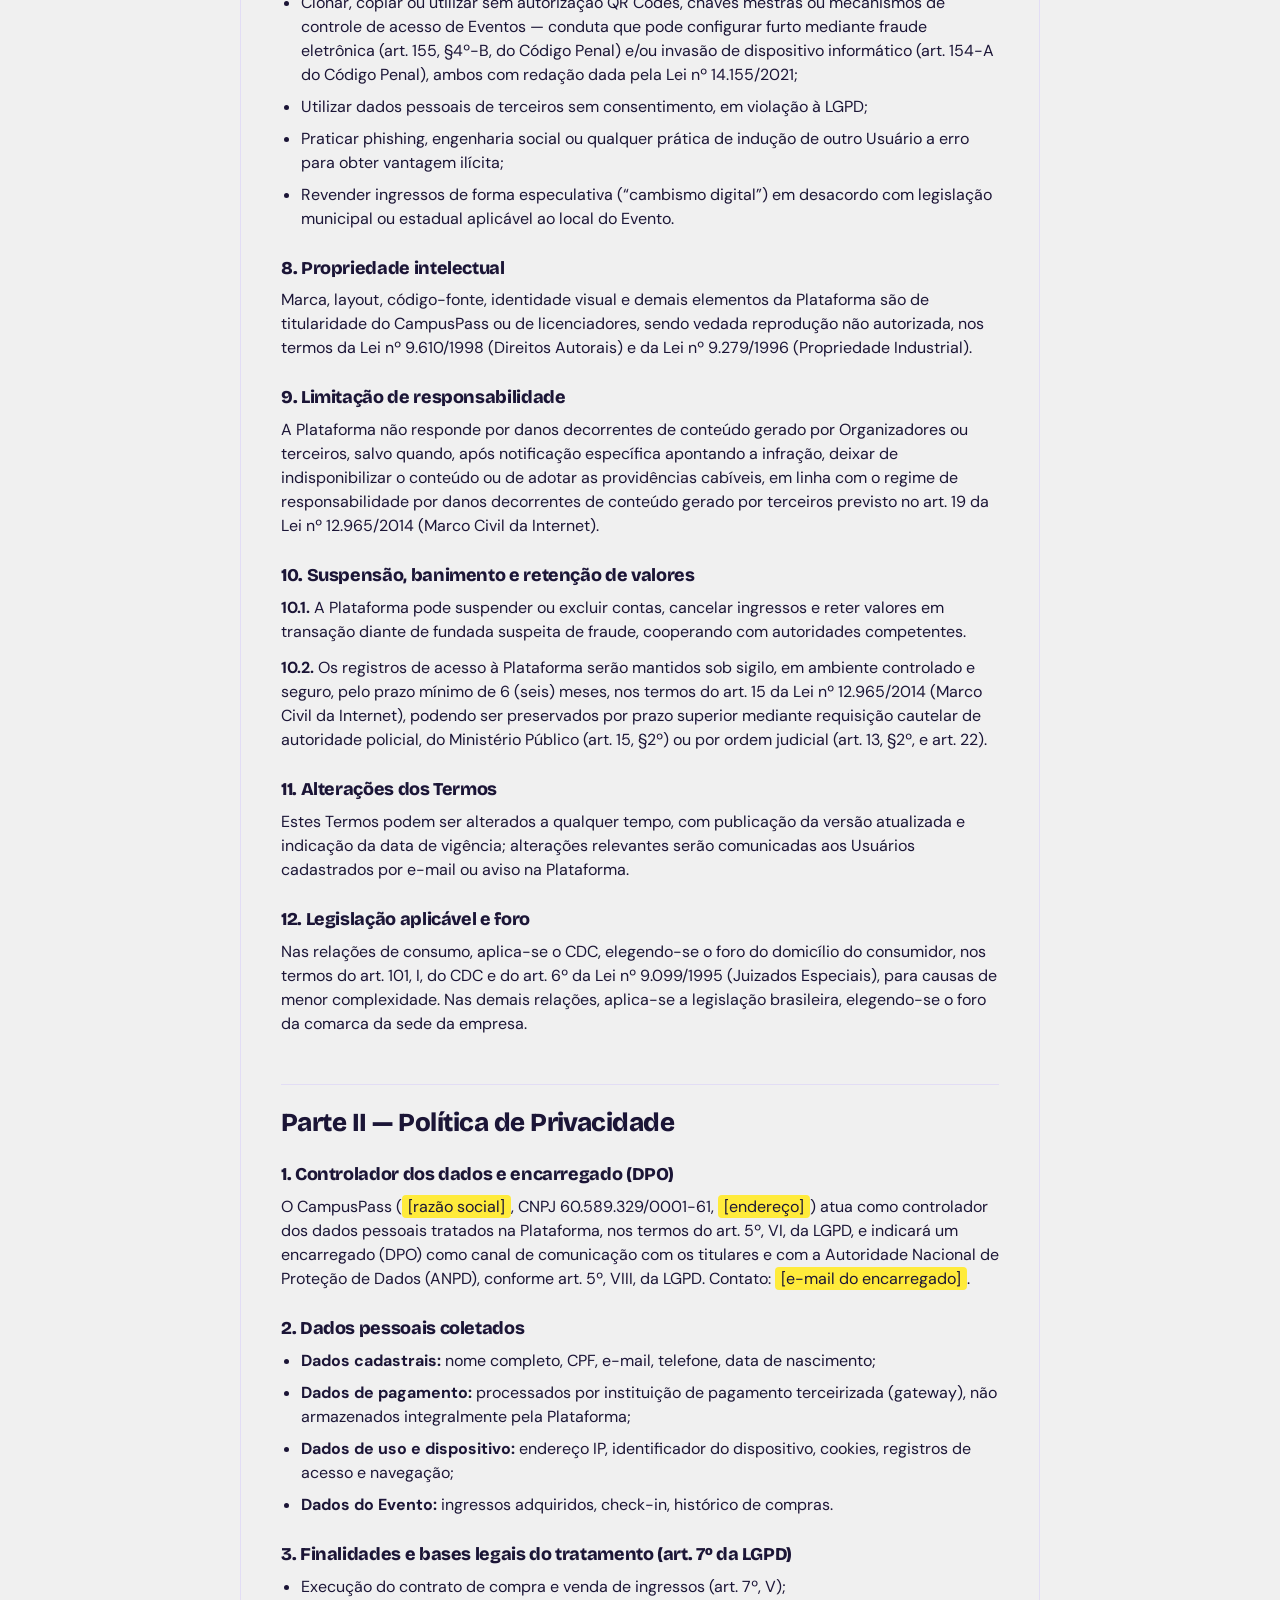
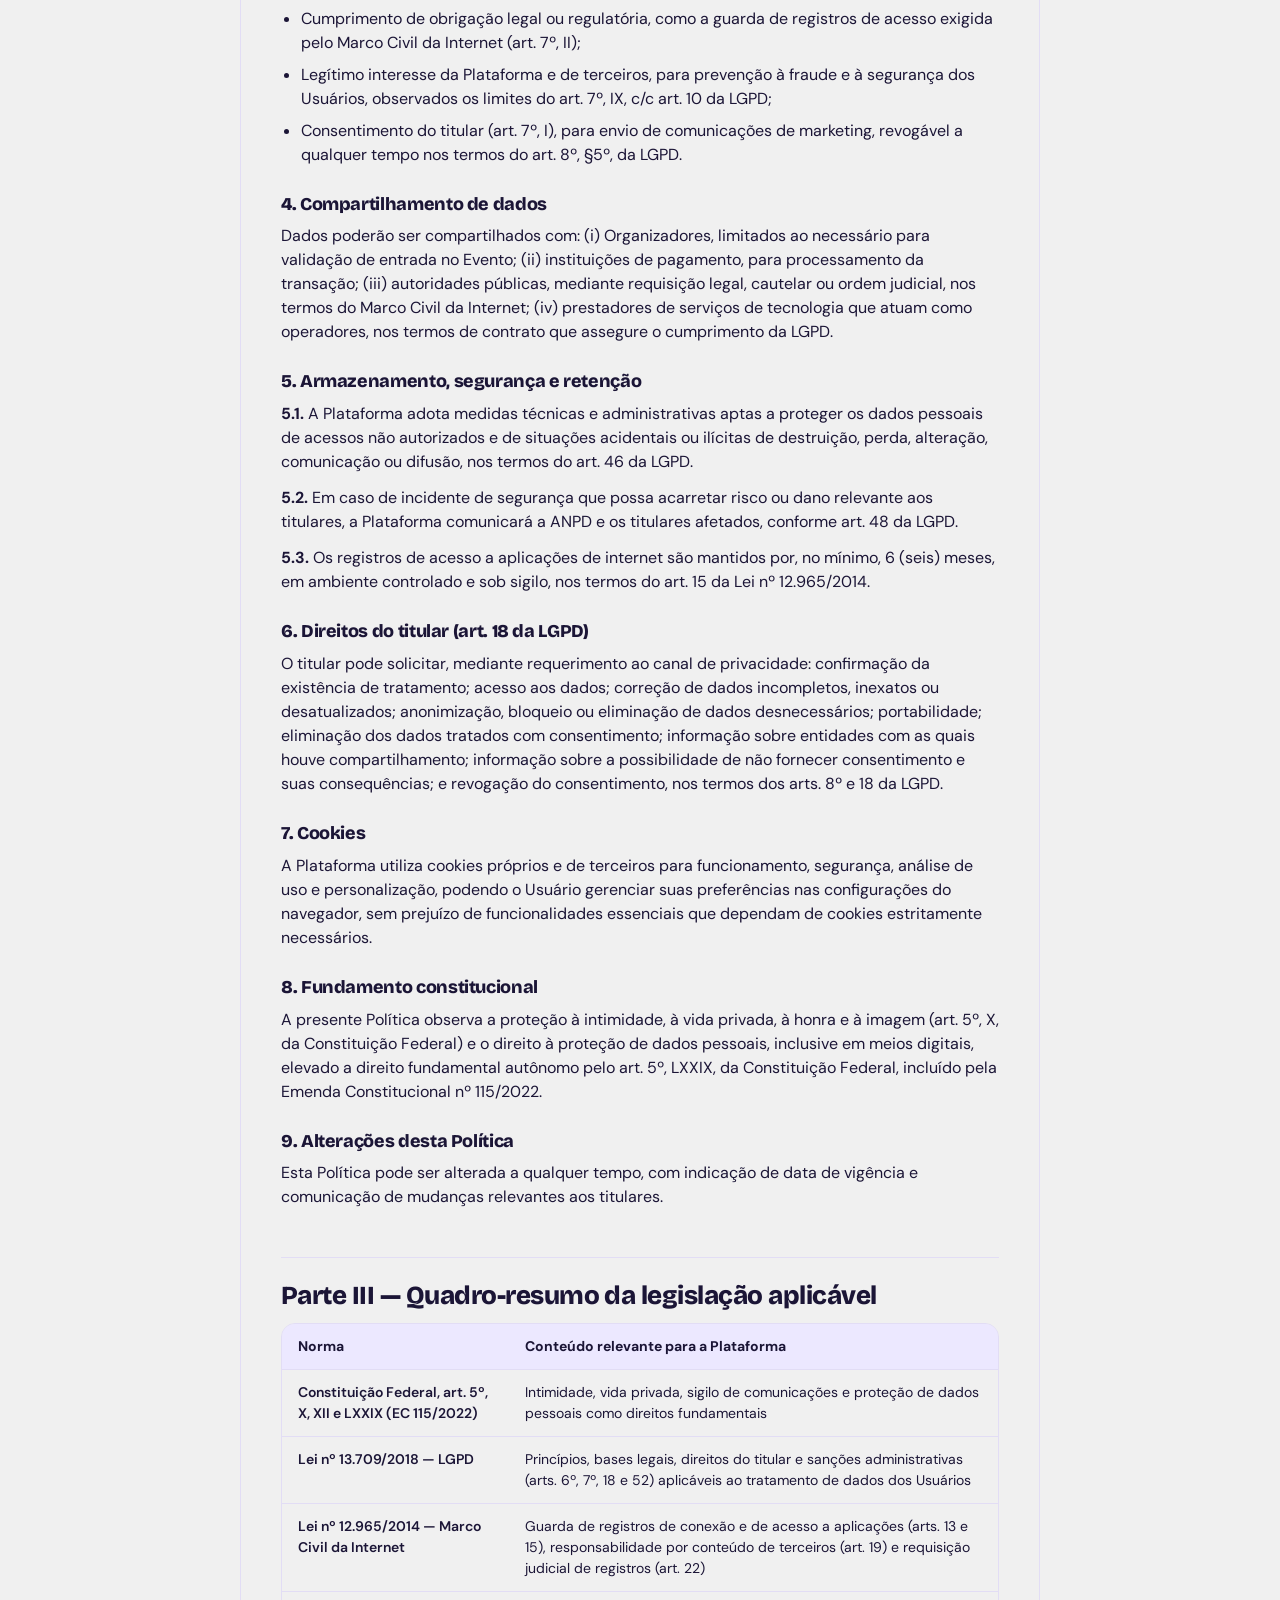
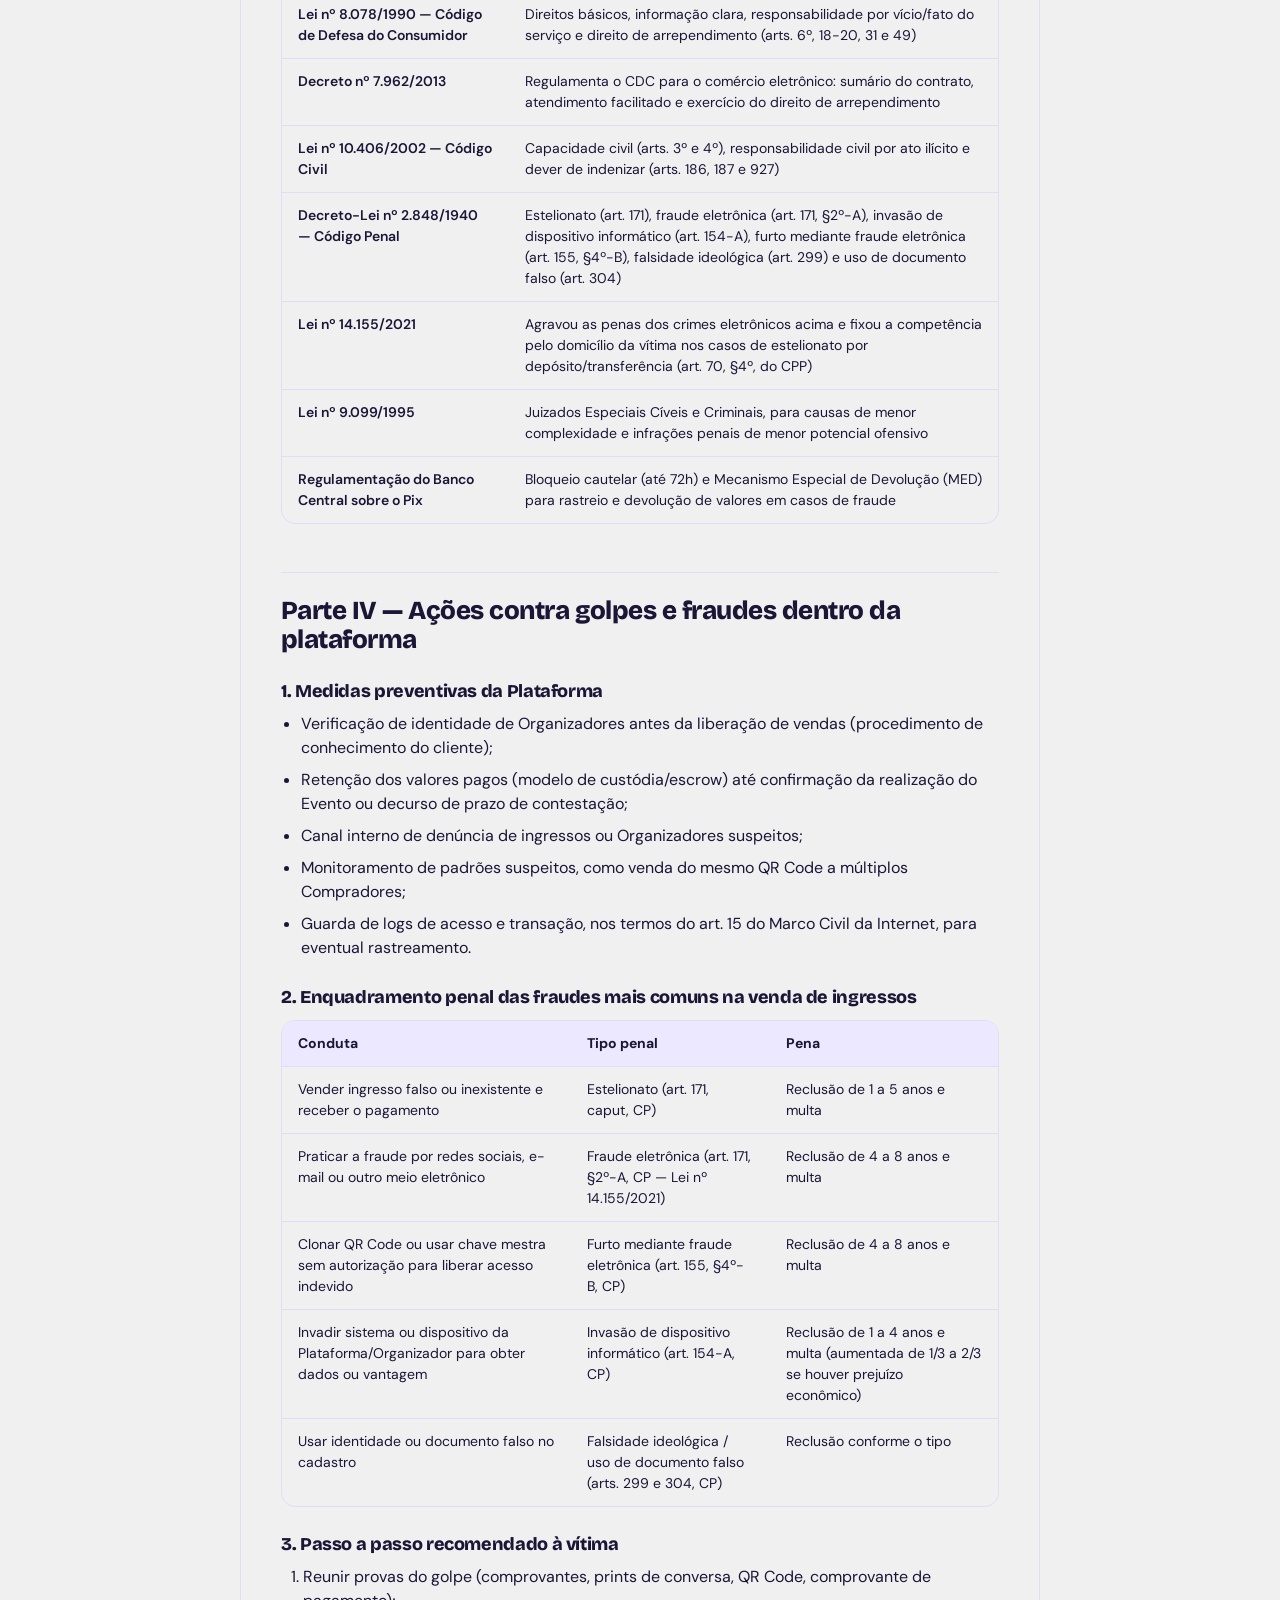
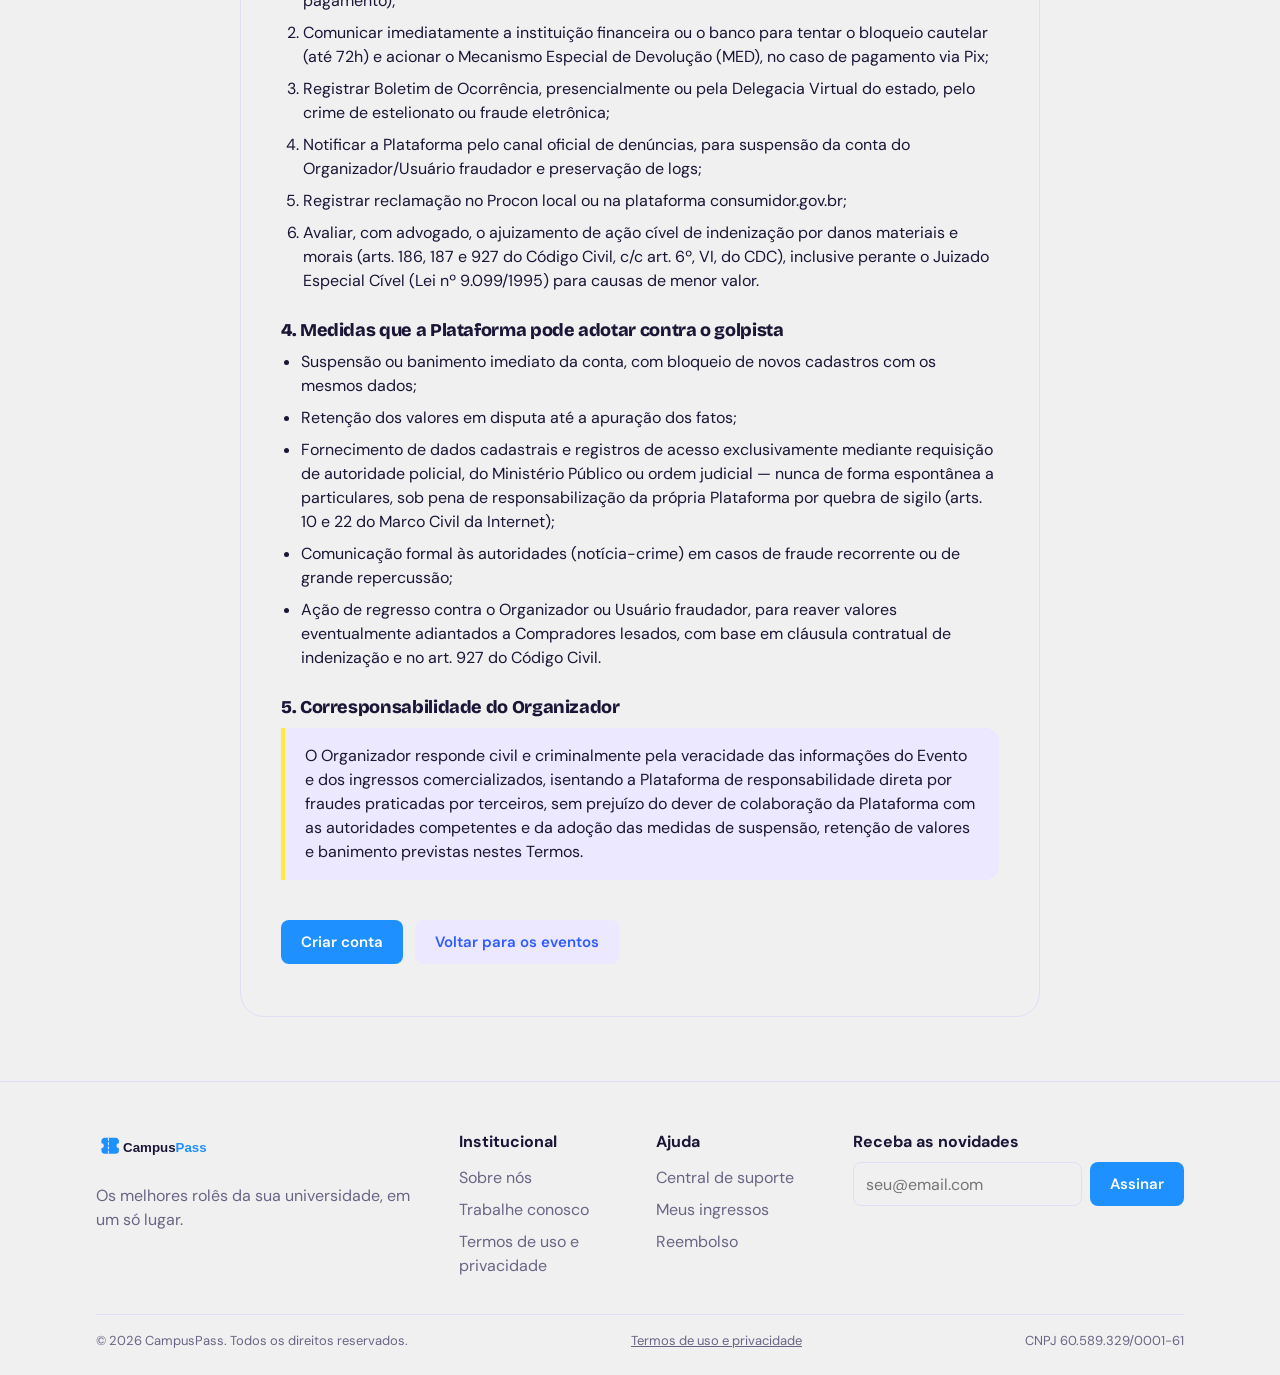
<file: termos.html>
<!DOCTYPE html>
<html lang="pt-br">
<head>
  <meta charset="UTF-8">
  <meta name="viewport" content="width=device-width, initial-scale=1.0">
  <link rel="icon" type="image/svg+xml" sizes="any" href="favicon.svg">
  <link rel="preconnect" href="https://fonts.googleapis.com">
  <link rel="preconnect" href="https://fonts.gstatic.com" crossorigin>
  <link href="https://fonts.googleapis.com/css2?family=Bricolage+Grotesque:wght@600;800&family=DM+Sans:wght@400;500;600;700&display=swap" rel="stylesheet">
  <script>try{var t=localStorage.getItem('campuspass_tema');if(t)document.documentElement.dataset.theme=t}catch(e){}</script>
  <link rel="stylesheet" href="styles.css">
  <title>Termos de Uso e Política de Privacidade · Campus Pass</title>
</head>
<body data-page="termos">
<main class="wrap">
  <article class="card legal">
    <span class="tag yellow">Atualizado em 16 de outubro de 2026</span>
    <h1>Termos de Uso e Política de Privacidade</h1>
    <p class="lead">
      Este documento reúne as regras de uso do CampusPass, a forma como tratamos seus dados
      pessoais e o que fazemos para combater golpes e fraudes na venda de ingressos. Leia
      com atenção antes de criar sua conta ou finalizar uma compra.
    </p>

    <nav class="legal-toc" aria-label="Sumário">
      <h2>Sumário</h2>
      <div class="legal-toc-grid">
        <div>
          <a class="toc-part" href="#parte-1">Parte I — Termos de Uso</a>
          <ol>
            <li><a href="#t1">Aceitação dos Termos</a></li>
            <li><a href="#t2">Definições</a></li>
            <li><a href="#t3">Cadastro, elegibilidade e veracidade</a></li>
            <li><a href="#t4">Papel da Plataforma e dos Organizadores</a></li>
            <li><a href="#t5">Compra, pagamento e emissão de ingressos</a></li>
            <li><a href="#t6">Direito de arrependimento e cancelamento</a></li>
            <li><a href="#t7">Condutas proibidas</a></li>
            <li><a href="#t8">Propriedade intelectual</a></li>
            <li><a href="#t9">Limitação de responsabilidade</a></li>
            <li><a href="#t10">Suspensão, banimento e retenção de valores</a></li>
            <li><a href="#t11">Alterações dos Termos</a></li>
            <li><a href="#t12">Legislação aplicável e foro</a></li>
          </ol>
        </div>
        <div>
          <a class="toc-part" href="#parte-2">Parte II — Política de Privacidade</a>
          <ol>
            <li><a href="#p1">Controlador e encarregado (DPO)</a></li>
            <li><a href="#p2">Dados pessoais coletados</a></li>
            <li><a href="#p3">Finalidades e bases legais</a></li>
            <li><a href="#p4">Compartilhamento de dados</a></li>
            <li><a href="#p5">Armazenamento, segurança e retenção</a></li>
            <li><a href="#p6">Direitos do titular</a></li>
            <li><a href="#p7">Cookies</a></li>
            <li><a href="#p8">Fundamento constitucional</a></li>
            <li><a href="#p9">Alterações desta Política</a></li>
          </ol>
        </div>
        <div>
          <a class="toc-part" href="#parte-3">Parte III — Quadro-resumo da legislação</a>
          <a class="toc-part" href="#parte-4">Parte IV — Golpes e fraudes na plataforma</a>
          <ol>
            <li><a href="#f1">Medidas preventivas</a></li>
            <li><a href="#f2">Enquadramento penal das fraudes</a></li>
            <li><a href="#f3">Passo a passo para a vítima</a></li>
            <li><a href="#f4">Medidas contra o golpista</a></li>
            <li><a href="#f5">Corresponsabilidade do Organizador</a></li>
          </ol>
        </div>
      </div>
    </nav>


    <!-- ====================== PARTE I — TERMOS DE USO ====================== -->
    <section class="legal-part" id="parte-1">
      <h2>Parte I — Termos de Uso</h2>

      <section id="t1">
        <h3>1. Aceitação dos Termos</h3>
        <p>
          O uso da plataforma CampusPass (“Plataforma”), disponível em
          <mark class="todo">[endereço do site]</mark>, está condicionado à leitura,
          compreensão e aceitação integral destes Termos de Uso e da Política de Privacidade.
          Ao criar conta, comprar, vender ou divulgar ingressos, ou de qualquer forma acessar
          a Plataforma, o usuário declara estar de acordo com todas as condições aqui previstas.
        </p>
      </section>

      <section id="t2">
        <h3>2. Definições</h3>
        <ul>
          <li><b>Plataforma:</b> o site e/ou aplicativo CampusPass e suas funcionalidades.</li>
          <li><b>Usuário:</b> toda pessoa física ou jurídica que acessa a Plataforma.</li>
          <li><b>Organizador:</b> pessoa física ou jurídica responsável por cadastrar, divulgar e vender ingressos de um Evento.</li>
          <li><b>Comprador:</b> Usuário que adquire ingressos por meio da Plataforma.</li>
          <li><b>Evento:</b> festa universitária, balada, “role”, evento institucional, acadêmico ou cultural divulgado e comercializado por meio da Plataforma.</li>
          <li><b>Dados pessoais, tratamento, controlador, operador, titular e consentimento:</b> têm o significado que lhes atribui o art. 5º da Lei nº 13.709/2018 (Lei Geral de Proteção de Dados Pessoais — LGPD).</li>
          <li><b>Uso compartilhado de dados:</b> comunicação, difusão, transferência, interconexão ou tratamento compartilhado de dados pessoais entre a Plataforma e Organizadores, meios de pagamento ou autoridades, nos limites da lei.</li>
        </ul>
      </section>

      <section id="t3">
        <h3>3. Cadastro, elegibilidade e veracidade das informações</h3>
        <p><b>3.1.</b> O cadastro exige dados verdadeiros, exatos e atualizados. O Usuário responde civil e criminalmente pela veracidade das informações prestadas — a criação de cadastro com identidade falsa ou de terceiro pode configurar falsidade ideológica (art. 299 do Código Penal) e uso de documento falso (art. 304 do Código Penal).</p>
        <p><b>3.2.</b> O Usuário é responsável pela guarda de login e senha, respondendo pelas operações realizadas em sua conta, salvo comprovação de uso fraudulento por terceiro mediante invasão de dispositivo (art. 154-A do Código Penal).</p>
        <p><b>3.3.</b> A contratação por menor de idade observa os arts. 3º e 4º do Código Civil (Lei nº 10.406/2002); eventos que envolvam venda ou consumo de bebida alcoólica podem exigir confirmação de maioridade (18 anos), a ser declarada expressamente no cadastro.</p>
      </section>

      <section id="t4">
        <h3>4. Papel da Plataforma e responsabilidade dos Organizadores</h3>
        <p><b>4.1.</b> O CampusPass atua como intermediador tecnológico entre Organizadores e Compradores, disponibilizando ferramenta de divulgação, venda e emissão de ingressos, sem ser promotor, organizador ou realizador dos Eventos.</p>
        <p><b>4.2.</b> O Organizador é o único responsável pela veracidade das informações do Evento (data, local, line-up, capacidade, idade mínima), pela sua efetiva realização e pela segurança do público, respondendo nos termos dos arts. 18 a 25 e 20 da Lei nº 8.078/1990 (Código de Defesa do Consumidor — CDC), por vício ou fato do serviço.</p>
        <p><b>4.3.</b> A Plataforma poderá, a seu critério, adotar procedimentos de verificação de identidade e idoneidade dos Organizadores, sem que isso configure garantia irrestrita de legitimidade do Evento perante o Comprador.</p>
      </section>

      <section id="t5">
        <h3>5. Compra, pagamento e emissão de ingressos</h3>
        <p><b>5.1.</b> O preço total do ingresso, incluindo taxas de serviço, deve ser informado de forma clara, ostensiva e prévia à contratação, em cumprimento ao art. 6º, III, e art. 31 do CDC e ao art. 4º, incisos I e V, do Decreto nº 7.962/2013 (regulamenta o CDC para o comércio eletrônico), que exige sumário do contrato e atendimento facilitado ao consumidor antes da contratação.</p>
        <p><b>5.2.</b> Após a confirmação do pagamento, o ingresso digital (com QR Code ou código equivalente) é emitido e vinculado ao Comprador, sendo vedada a duplicação, clonagem ou revenda do mesmo código de acesso.</p>
      </section>

      <section id="t6">
        <h3>6. Direito de arrependimento e cancelamento</h3>
        <p><b>6.1.</b> Nas compras realizadas fora do estabelecimento comercial — o que inclui, em regra, o comércio eletrônico —, aplica-se o art. 49 do CDC e o Decreto nº 7.962/2013, assegurando ao consumidor o prazo de 7 (sete) dias, contados do recebimento do ingresso, para exercer o direito de arrependimento, com devolução integral dos valores pagos, inclusive de frete/taxas, caso existentes (art. 49, parágrafo único, CDC).</p>
        <p><b>6.2.</b> Por se tratar de serviço vinculado a data e hora certas, a Plataforma informa, de forma clara e destacada, eventuais condições específicas de cancelamento aplicáveis a ingressos de eventos com data marcada, sem que isso afaste os direitos mínimos do CDC.</p>
        <p><b>6.3.</b> Em caso de cancelamento, adiamento ou alteração substancial do Evento por responsabilidade do Organizador, aplica-se o art. 20 do CDC, cabendo ao Comprador exigir, à sua escolha: (i) reexecução do serviço; (ii) restituição imediata e integral do valor pago; ou (iii) abatimento proporcional do preço.</p>
      </section>

      <section id="t7">
        <h3>7. Condutas proibidas</h3>
        <p>
          É vedado ao Usuário, sob pena de suspensão da conta, retenção de valores,
          comunicação às autoridades e responsabilização civil e criminal:
        </p>
        <ul>
          <li>Vender ingresso falso, inexistente ou duplicado, ou cobrar por acesso que não será fornecido — conduta que pode configurar estelionato (art. 171, caput, do Código Penal) ou, quando praticada por meio de redes sociais, e-mail, aplicativo ou outro meio eletrônico análogo, fraude eletrônica (art. 171, §2º-A, do Código Penal, incluído pela Lei nº 14.155/2021);</li>
          <li>Clonar, copiar ou utilizar sem autorização QR Codes, chaves mestras ou mecanismos de controle de acesso de Eventos — conduta que pode configurar furto mediante fraude eletrônica (art. 155, §4º-B, do Código Penal) e/ou invasão de dispositivo informático (art. 154-A do Código Penal), ambos com redação dada pela Lei nº 14.155/2021;</li>
          <li>Utilizar dados pessoais de terceiros sem consentimento, em violação à LGPD;</li>
          <li>Praticar phishing, engenharia social ou qualquer prática de indução de outro Usuário a erro para obter vantagem ilícita;</li>
          <li>Revender ingressos de forma especulativa (“cambismo digital”) em desacordo com legislação municipal ou estadual aplicável ao local do Evento.</li>
        </ul>
      </section>

      <section id="t8">
        <h3>8. Propriedade intelectual</h3>
        <p>
          Marca, layout, código-fonte, identidade visual e demais elementos da Plataforma são
          de titularidade do CampusPass ou de licenciadores, sendo vedada reprodução não
          autorizada, nos termos da Lei nº 9.610/1998 (Direitos Autorais) e da Lei nº 9.279/1996
          (Propriedade Industrial).
        </p>
      </section>

      <section id="t9">
        <h3>9. Limitação de responsabilidade</h3>
        <p>
          A Plataforma não responde por danos decorrentes de conteúdo gerado por Organizadores
          ou terceiros, salvo quando, após notificação específica apontando a infração, deixar
          de indisponibilizar o conteúdo ou de adotar as providências cabíveis, em linha com o
          regime de responsabilidade por danos decorrentes de conteúdo gerado por terceiros
          previsto no art. 19 da Lei nº 12.965/2014 (Marco Civil da Internet).
        </p>
      </section>

      <section id="t10">
        <h3>10. Suspensão, banimento e retenção de valores</h3>
        <p><b>10.1.</b> A Plataforma pode suspender ou excluir contas, cancelar ingressos e reter valores em transação diante de fundada suspeita de fraude, cooperando com autoridades competentes.</p>
        <p><b>10.2.</b> Os registros de acesso à Plataforma serão mantidos sob sigilo, em ambiente controlado e seguro, pelo prazo mínimo de 6 (seis) meses, nos termos do art. 15 da Lei nº 12.965/2014 (Marco Civil da Internet), podendo ser preservados por prazo superior mediante requisição cautelar de autoridade policial, do Ministério Público (art. 15, §2º) ou por ordem judicial (art. 13, §2º, e art. 22).</p>
      </section>

      <section id="t11">
        <h3>11. Alterações dos Termos</h3>
        <p>
          Estes Termos podem ser alterados a qualquer tempo, com publicação da versão
          atualizada e indicação da data de vigência; alterações relevantes serão comunicadas
          aos Usuários cadastrados por e-mail ou aviso na Plataforma.
        </p>
      </section>

      <section id="t12">
        <h3>12. Legislação aplicável e foro</h3>
        <p>
          Nas relações de consumo, aplica-se o CDC, elegendo-se o foro do domicílio do
          consumidor, nos termos do art. 101, I, do CDC e do art. 6º da Lei nº 9.099/1995
          (Juizados Especiais), para causas de menor complexidade. Nas demais relações,
          aplica-se a legislação brasileira, elegendo-se o foro da comarca da sede da empresa.
        </p>
      </section>
    </section>


    <!-- ================== PARTE II — POLÍTICA DE PRIVACIDADE ================== -->
    <section class="legal-part" id="parte-2">
      <h2>Parte II — Política de Privacidade</h2>

      <section id="p1">
        <h3>1. Controlador dos dados e encarregado (DPO)</h3>
        <p>
          O CampusPass (<mark class="todo">[razão social]</mark>, CNPJ 60.589.329/0001-61,
          <mark class="todo">[endereço]</mark>) atua como controlador dos dados pessoais
          tratados na Plataforma, nos termos do art. 5º, VI, da LGPD, e indicará um
          encarregado (DPO) como canal de comunicação com os titulares e com a Autoridade
          Nacional de Proteção de Dados (ANPD), conforme art. 5º, VIII, da LGPD.
          Contato: <mark class="todo">[e-mail do encarregado]</mark>.
        </p>
      </section>

      <section id="p2">
        <h3>2. Dados pessoais coletados</h3>
        <ul>
          <li><b>Dados cadastrais:</b> nome completo, CPF, e-mail, telefone, data de nascimento;</li>
          <li><b>Dados de pagamento:</b> processados por instituição de pagamento terceirizada (gateway), não armazenados integralmente pela Plataforma;</li>
          <li><b>Dados de uso e dispositivo:</b> endereço IP, identificador do dispositivo, cookies, registros de acesso e navegação;</li>
          <li><b>Dados do Evento:</b> ingressos adquiridos, check-in, histórico de compras.</li>
        </ul>
      </section>

      <section id="p3">
        <h3>3. Finalidades e bases legais do tratamento (art. 7º da LGPD)</h3>
        <ul>
          <li>Execução do contrato de compra e venda de ingressos (art. 7º, V);</li>
          <li>Cumprimento de obrigação legal ou regulatória, como a guarda de registros de acesso exigida pelo Marco Civil da Internet (art. 7º, II);</li>
          <li>Legítimo interesse da Plataforma e de terceiros, para prevenção à fraude e à segurança dos Usuários, observados os limites do art. 7º, IX, c/c art. 10 da LGPD;</li>
          <li>Consentimento do titular (art. 7º, I), para envio de comunicações de marketing, revogável a qualquer tempo nos termos do art. 8º, §5º, da LGPD.</li>
        </ul>
      </section>

      <section id="p4">
        <h3>4. Compartilhamento de dados</h3>
        <p>
          Dados poderão ser compartilhados com: (i) Organizadores, limitados ao necessário
          para validação de entrada no Evento; (ii) instituições de pagamento, para
          processamento da transação; (iii) autoridades públicas, mediante requisição legal,
          cautelar ou ordem judicial, nos termos do Marco Civil da Internet; (iv) prestadores
          de serviços de tecnologia que atuam como operadores, nos termos de contrato que
          assegure o cumprimento da LGPD.
        </p>
      </section>

      <section id="p5">
        <h3>5. Armazenamento, segurança e retenção</h3>
        <p><b>5.1.</b> A Plataforma adota medidas técnicas e administrativas aptas a proteger os dados pessoais de acessos não autorizados e de situações acidentais ou ilícitas de destruição, perda, alteração, comunicação ou difusão, nos termos do art. 46 da LGPD.</p>
        <p><b>5.2.</b> Em caso de incidente de segurança que possa acarretar risco ou dano relevante aos titulares, a Plataforma comunicará a ANPD e os titulares afetados, conforme art. 48 da LGPD.</p>
        <p><b>5.3.</b> Os registros de acesso a aplicações de internet são mantidos por, no mínimo, 6 (seis) meses, em ambiente controlado e sob sigilo, nos termos do art. 15 da Lei nº 12.965/2014.</p>
      </section>

      <section id="p6">
        <h3>6. Direitos do titular (art. 18 da LGPD)</h3>
        <p>
          O titular pode solicitar, mediante requerimento ao canal de privacidade: confirmação
          da existência de tratamento; acesso aos dados; correção de dados incompletos,
          inexatos ou desatualizados; anonimização, bloqueio ou eliminação de dados
          desnecessários; portabilidade; eliminação dos dados tratados com consentimento;
          informação sobre entidades com as quais houve compartilhamento; informação sobre a
          possibilidade de não fornecer consentimento e suas consequências; e revogação do
          consentimento, nos termos dos arts. 8º e 18 da LGPD.
        </p>
      </section>

      <section id="p7">
        <h3>7. Cookies</h3>
        <p>
          A Plataforma utiliza cookies próprios e de terceiros para funcionamento, segurança,
          análise de uso e personalização, podendo o Usuário gerenciar suas preferências nas
          configurações do navegador, sem prejuízo de funcionalidades essenciais que dependam
          de cookies estritamente necessários.
        </p>
      </section>

      <section id="p8">
        <h3>8. Fundamento constitucional</h3>
        <p>
          A presente Política observa a proteção à intimidade, à vida privada, à honra e à
          imagem (art. 5º, X, da Constituição Federal) e o direito à proteção de dados
          pessoais, inclusive em meios digitais, elevado a direito fundamental autônomo pelo
          art. 5º, LXXIX, da Constituição Federal, incluído pela Emenda Constitucional nº
          115/2022.
        </p>
      </section>

      <section id="p9">
        <h3>9. Alterações desta Política</h3>
        <p>
          Esta Política pode ser alterada a qualquer tempo, com indicação de data de vigência
          e comunicação de mudanças relevantes aos titulares.
        </p>
      </section>
    </section>


    <!-- ============ PARTE III — QUADRO-RESUMO DA LEGISLAÇÃO ============ -->
    <section class="legal-part" id="parte-3">
      <h2>Parte III — Quadro-resumo da legislação aplicável</h2>
      <div class="table-wrap">
        <table>
          <thead>
            <tr><th scope="col">Norma</th><th scope="col">Conteúdo relevante para a Plataforma</th></tr>
          </thead>
          <tbody>
            <tr><th scope="row">Constituição Federal, art. 5º, X, XII e LXXIX (EC 115/2022)</th><td>Intimidade, vida privada, sigilo de comunicações e proteção de dados pessoais como direitos fundamentais</td></tr>
            <tr><th scope="row">Lei nº 13.709/2018 — LGPD</th><td>Princípios, bases legais, direitos do titular e sanções administrativas (arts. 6º, 7º, 18 e 52) aplicáveis ao tratamento de dados dos Usuários</td></tr>
            <tr><th scope="row">Lei nº 12.965/2014 — Marco Civil da Internet</th><td>Guarda de registros de conexão e de acesso a aplicações (arts. 13 e 15), responsabilidade por conteúdo de terceiros (art. 19) e requisição judicial de registros (art. 22)</td></tr>
            <tr><th scope="row">Lei nº 8.078/1990 — Código de Defesa do Consumidor</th><td>Direitos básicos, informação clara, responsabilidade por vício/fato do serviço e direito de arrependimento (arts. 6º, 18-20, 31 e 49)</td></tr>
            <tr><th scope="row">Decreto nº 7.962/2013</th><td>Regulamenta o CDC para o comércio eletrônico: sumário do contrato, atendimento facilitado e exercício do direito de arrependimento</td></tr>
            <tr><th scope="row">Lei nº 10.406/2002 — Código Civil</th><td>Capacidade civil (arts. 3º e 4º), responsabilidade civil por ato ilícito e dever de indenizar (arts. 186, 187 e 927)</td></tr>
            <tr><th scope="row">Decreto-Lei nº 2.848/1940 — Código Penal</th><td>Estelionato (art. 171), fraude eletrônica (art. 171, §2º-A), invasão de dispositivo informático (art. 154-A), furto mediante fraude eletrônica (art. 155, §4º-B), falsidade ideológica (art. 299) e uso de documento falso (art. 304)</td></tr>
            <tr><th scope="row">Lei nº 14.155/2021</th><td>Agravou as penas dos crimes eletrônicos acima e fixou a competência pelo domicílio da vítima nos casos de estelionato por depósito/transferência (art. 70, §4º, do CPP)</td></tr>
            <tr><th scope="row">Lei nº 9.099/1995</th><td>Juizados Especiais Cíveis e Criminais, para causas de menor complexidade e infrações penais de menor potencial ofensivo</td></tr>
            <tr><th scope="row">Regulamentação do Banco Central sobre o Pix</th><td>Bloqueio cautelar (até 72h) e Mecanismo Especial de Devolução (MED) para rastreio e devolução de valores em casos de fraude</td></tr>
          </tbody>
        </table>
      </div>
    </section>


    <!-- ========== PARTE IV — AÇÕES CONTRA GOLPES E FRAUDES ========== -->
    <section class="legal-part" id="parte-4">
      <h2>Parte IV — Ações contra golpes e fraudes dentro da plataforma</h2>

      <section id="f1">
        <h3>1. Medidas preventivas da Plataforma</h3>
        <ul>
          <li>Verificação de identidade de Organizadores antes da liberação de vendas (procedimento de conhecimento do cliente);</li>
          <li>Retenção dos valores pagos (modelo de custódia/escrow) até confirmação da realização do Evento ou decurso de prazo de contestação;</li>
          <li>Canal interno de denúncia de ingressos ou Organizadores suspeitos;</li>
          <li>Monitoramento de padrões suspeitos, como venda do mesmo QR Code a múltiplos Compradores;</li>
          <li>Guarda de logs de acesso e transação, nos termos do art. 15 do Marco Civil da Internet, para eventual rastreamento.</li>
        </ul>
      </section>

      <section id="f2">
        <h3>2. Enquadramento penal das fraudes mais comuns na venda de ingressos</h3>
        <div class="table-wrap">
          <table>
            <thead>
              <tr><th scope="col">Conduta</th><th scope="col">Tipo penal</th><th scope="col">Pena</th></tr>
            </thead>
            <tbody>
              <tr><td>Vender ingresso falso ou inexistente e receber o pagamento</td><td>Estelionato (art. 171, caput, CP)</td><td>Reclusão de 1 a 5 anos e multa</td></tr>
              <tr><td>Praticar a fraude por redes sociais, e-mail ou outro meio eletrônico</td><td>Fraude eletrônica (art. 171, §2º-A, CP — Lei nº 14.155/2021)</td><td>Reclusão de 4 a 8 anos e multa</td></tr>
              <tr><td>Clonar QR Code ou usar chave mestra sem autorização para liberar acesso indevido</td><td>Furto mediante fraude eletrônica (art. 155, §4º-B, CP)</td><td>Reclusão de 4 a 8 anos e multa</td></tr>
              <tr><td>Invadir sistema ou dispositivo da Plataforma/Organizador para obter dados ou vantagem</td><td>Invasão de dispositivo informático (art. 154-A, CP)</td><td>Reclusão de 1 a 4 anos e multa (aumentada de 1/3 a 2/3 se houver prejuízo econômico)</td></tr>
              <tr><td>Usar identidade ou documento falso no cadastro</td><td>Falsidade ideológica / uso de documento falso (arts. 299 e 304, CP)</td><td>Reclusão conforme o tipo</td></tr>
            </tbody>
          </table>
        </div>
      </section>

      <section id="f3">
        <h3>3. Passo a passo recomendado à vítima</h3>
        <ol>
          <li>Reunir provas do golpe (comprovantes, prints de conversa, QR Code, comprovante de pagamento);</li>
          <li>Comunicar imediatamente a instituição financeira ou o banco para tentar o bloqueio cautelar (até 72h) e acionar o Mecanismo Especial de Devolução (MED), no caso de pagamento via Pix;</li>
          <li>Registrar Boletim de Ocorrência, presencialmente ou pela Delegacia Virtual do estado, pelo crime de estelionato ou fraude eletrônica;</li>
          <li>Notificar a Plataforma pelo canal oficial de denúncias, para suspensão da conta do Organizador/Usuário fraudador e preservação de logs;</li>
          <li>Registrar reclamação no Procon local ou na plataforma consumidor.gov.br;</li>
          <li>Avaliar, com advogado, o ajuizamento de ação cível de indenização por danos materiais e morais (arts. 186, 187 e 927 do Código Civil, c/c art. 6º, VI, do CDC), inclusive perante o Juizado Especial Cível (Lei nº 9.099/1995) para causas de menor valor.</li>
        </ol>
      </section>

      <section id="f4">
        <h3>4. Medidas que a Plataforma pode adotar contra o golpista</h3>
        <ul>
          <li>Suspensão ou banimento imediato da conta, com bloqueio de novos cadastros com os mesmos dados;</li>
          <li>Retenção dos valores em disputa até a apuração dos fatos;</li>
          <li>Fornecimento de dados cadastrais e registros de acesso exclusivamente mediante requisição de autoridade policial, do Ministério Público ou ordem judicial — nunca de forma espontânea a particulares, sob pena de responsabilização da própria Plataforma por quebra de sigilo (arts. 10 e 22 do Marco Civil da Internet);</li>
          <li>Comunicação formal às autoridades (notícia-crime) em casos de fraude recorrente ou de grande repercussão;</li>
          <li>Ação de regresso contra o Organizador ou Usuário fraudador, para reaver valores eventualmente adiantados a Compradores lesados, com base em cláusula contratual de indenização e no art. 927 do Código Civil.</li>
        </ul>
      </section>

      <section id="f5">
        <h3>5. Corresponsabilidade do Organizador</h3>
        <blockquote>
          O Organizador responde civil e criminalmente pela veracidade das informações do
          Evento e dos ingressos comercializados, isentando a Plataforma de responsabilidade
          direta por fraudes praticadas por terceiros, sem prejuízo do dever de colaboração
          da Plataforma com as autoridades competentes e da adoção das medidas de suspensão,
          retenção de valores e banimento previstas nestes Termos.
        </blockquote>
      </section>
    </section>

    <p class="legal-end">
      <a class="btn btn-primary" href="cadastro.html">Criar conta</a>
      <a class="btn btn-sec" href="index.html">Voltar para os eventos</a>
    </p>
  </article>
</main>
<script src="index.js"></script>
</body>
</html>
</file>
<file: styles.css>
/* ==========================================================================
   CampusPass — styles.css
   Organização do arquivo:
      1. Tokens do design system (cores, raios, sombra, tema escuro)
      2. Base (reset, texto, títulos, foco)
      3. Barra de navegação
      4. Botões
      5. Campos e formulários
      6. Selos (tags)
      7. Cards genéricos
      8. Página inicial (hero, lista de eventos)
      9. Login e cadastro
     10. Página de compra
     11. Janela de confirmação e cartão de ingresso
     12. Rodapé
     13. Responsivo (telas pequenas)
     14. Movimento reduzido
   ========================================================================== */


/* ==========================================================================
   1. TOKENS DO DESIGN SYSTEM
   Para mudar uma cor ou um raio no site inteiro, mude aqui.
   ========================================================================== */

:root {
  /* Cores da marca */
  --violet: #1E90FF;
  --coral:  #FF4F8B;
  --yellow: #FFEB3B; 
  --night:  #1B1536;
  --paper:  #F0F0F0;
  --green:  #00FF85;

  /* Cores de uso (mudam no tema escuro) */
  --bg:      var(--paper);
  --surface: #F0F0F0;
  --text:    var(--night);
  --muted:   #6B6485;
  --line:    #E2DDF5;
  --soft:    #ECE8FF;
  --link:    #2E5CFF;
  --err:     #D8264A;
  --logo-main: var(--violet);
  --logo-line: #FFFFFF;
  --accent-bg:   var(--violet);
  --accent-text: #FFFFFF;
  --foot-hover: var(--violet);
  color-scheme: light;
  --r1: 8px;
  --r2: 14px;
  --r3: 24px;
  --shadow: 0 8px 24px rgba(46, 92, 255, .18);
}

@media (prefers-color-scheme: dark) {
  :root:not([data-theme="light"]) {
    color-scheme: dark;
    --bg:      #120E27;
    --surface: #1B1536;
    --text:    #F6F4FF;
    --muted:   #A9A2C7;
    --line:    #33295C;
    --soft:    #2A2050;
    --link:    #7C93FF;
    --err:     #FF7A94;
    --shadow:  0 8px 24px rgba(0, 0, 0, .45);
    --logo-main: var(--yellow);
    --logo-line: var(--night);
    --accent-bg:    var(--yellow);
    --accent-text:  var(--night);
    --foot-hover: var(--yellow);
  }
}

:root[data-theme="dark"] {
  color-scheme: dark;
  --bg:      #120E27;
  --surface: #1B1536;
  --text:    #F6F4FF;
  --muted:   #A9A2C7;
  --line:    #33295C;
  --soft:    #2A2050;
  --link:    #7C93FF;
  --err:     #FF7A94;
  --shadow:  0 8px 24px rgba(0, 0, 0, .45);
  --logo-main: var(--yellow);
  --logo-line: var(--night);
  --accent-bg:    var(--yellow);
  --accent-text:  var(--night);
  --foot-hover: var(--yellow);
}


/* ==========================================================================
   2. BASE
   ========================================================================== */

* {
  box-sizing: border-box;
  margin: 0;
}

body {
  font: 16px/1.5 "DM Sans", system-ui, sans-serif;
  background: var(--bg);
  color: var(--text);
}

h1, h2, h3 {
  font-family: "Bricolage Grotesque", "DM Sans", sans-serif;
  font-weight: 800;
  line-height: 1.1;
  letter-spacing: -.02em;
}

h1 { font-size: clamp(2.25rem, 6vw, 3rem); }
h2 { font-size: 2rem; }
h3 { font-size: 1.375rem; }

:focus-visible {
  outline: 3px solid var(--yellow);
  outline-offset: 2px;
}

.wrap {
  max-width: 1120px;
  margin: 0 auto;
  padding: 0 16px;
}
.small {
  font-size: 13px;
  color: var(--muted);
}


/* ==========================================================================
   3. BARRA DE NAVEGAÇÃO
   ========================================================================== */

.nav {
  position: sticky;
  top: 0;
  z-index: 10;
  background: var(--surface);
  border-bottom: 1px solid var(--line);
}

.nav-in {
  display: flex;
  align-items: center;
  flex-wrap: wrap;
  gap: 24px;
  min-height: 68px;
}

.brand {
  display: flex;
}

.logo-icon   { fill: var(--logo-main); }
.logo-line   { stroke: var(--logo-line); }
.logo-text   { fill: var(--text); }
.logo-accent { fill: var(--logo-main); }

.menu {
  display: flex;
  align-items: center;
  gap: 24px;
  margin-left: auto;
}

.menu > a {
  color: var(--text);
  text-decoration: none;
  font-weight: 500;
}

.menu > a:hover {
  color: var(--link);
}

.search {
  display: flex;
  gap: 8px;
}

.theme-btn {
  width: 44px;
  height: 44px;
  border: 1.5px solid var(--line);
  border-radius: 50%;
  background: var(--surface);
  color: var(--text);
  font-size: 20px;
  line-height: 1;
  cursor: pointer;
}

.theme-btn:hover {
  border-color: var(--yellow);
  color: var(--yellow);
}

.burger {
  display: none;
  width: 44px;
  height: 44px;
  margin-left: auto;
  border: 1.5px solid var(--line);
  border-radius: var(--r1);
  background: none;
  color: var(--text);
  font-size: 20px;
  cursor: pointer;
}


/* ==========================================================================
   4. BOTÕES
   ========================================================================== */

.btn {
  display: inline-flex;
  align-items: center;
  justify-content: center;
  height: 44px;
  padding: 0 20px;
  border: 0;
  border-radius: var(--r1);
  font: 600 15px "DM Sans", sans-serif;
  text-decoration: none;
  white-space: nowrap;
  cursor: pointer;
}

.btn-block {
  width: 100%;
}

.btn-primary {
  background: var(--violet);
  color: #FFFFFF;
}

.btn-primary:hover {
  background: #1F47E0;
}

.btn-sec {
  background: var(--soft);
  color: var(--link);
}

.btn-ghost {
  background: none;
  color: var(--link);
}

.btn-yellow {
  background: var(--yellow);
  color: var(--night);
}

.btn:disabled {
  background: var(--soft);
  color: var(--muted);
  cursor: not-allowed;
}

#fin:not(:disabled) {
  background: #1E90FF;
  color: #FFFFFF;
}

#fin:not(:disabled):hover {
  filter: brightness(.94);
}


/* ==========================================================================
   5. CAMPOS E FORMULÁRIOS
   ========================================================================== */

.in {
  width: 100%;
  height: 44px;
  padding: 0 12px;
  border: 1.5px solid var(--line);
  border-radius: var(--r1);
  background: var(--surface);
  color: var(--text);
  font: inherit;
}

.in:focus {
  outline: none;
  border-color: var(--violet);
  box-shadow: 0 0 0 3px rgba(46, 92, 255, .2);
}

.field {
  display: flex;
  flex-direction: column;
  gap: 4px;
}

.field label {
  font-size: 13px;
  font-weight: 600;
}

.hint {
  font-size: 13px;
  color: var(--muted);
}

.msg {
  display: none;
  font-size: 13px;
  color: var(--err);
}

.field.err .in {
  border-color: var(--err);
}

.field.err .msg {
  display: block;
}

.field.err .hint {
  display: none;
}

.err-top {
  display: none;
  font-size: 13px;
  color: var(--err);
}

.pw {
  display: flex;
  gap: 8px;
}

.two {
  display: grid;
  grid-template-columns: 1fr 1fr;
  gap: 12px;
}

.form-grid {
  display: grid;
  grid-template-columns: repeat(6, 1fr);
  gap: 16px;
}

.s2 { grid-column: span 2; }
.s3 { grid-column: span 3; }
.s4 { grid-column: span 4; }
.s6 { grid-column: span 6; }


/* ==========================================================================
   6. SELOS (TAGS)
   ========================================================================== */

.tag {
  display: inline-flex;
  align-items: center;
  gap: 6px;
  padding: 4px 12px;
  border-radius: 99px;
  font-size: 13px;
  font-weight: 700;
}

.tag::before {
  content: "";
  width: 6px;
  height: 6px;
  border-radius: 50%;
  background: currentColor;
}

.tag.coral  { background: var(--coral);  color: #FFFFFF;      } /* urgência */
.tag.yellow { background: var(--yellow); color: var(--night); } /* destaque */
.tag.green  { background: var(--green);  color: #FFFFFF;      } /* sucesso  */


/* ==========================================================================
   7. CARDS GENÉRICOS
   ========================================================================== */

.card {
  padding: 24px;
  border: 1px solid var(--line);
  border-radius: var(--r3);
  background: var(--surface);
}

.trab-intro {
  display: grid;
  grid-template-columns: 1.1fr 1fr;
  align-items: center;
  gap: 48px;
  margin: 40px 0 72px;
}

.trab-text {
  display: flex;
  flex-direction: column;
  align-items: flex-start;
  gap: 20px;
}

.trab-intro h1 {
  font-size: clamp(2.5rem, 5.5vw, 3.75rem);
}

.marca {
  margin: 0 -4px;
  padding: 0 4px;
  background: linear-gradient(transparent 62%, var(--yellow) 62%);
  color: inherit;
}

.trab-intro .lead {
  max-width: 46ch;
  color: var(--muted);
  font-size: 1.0625rem;
}

.trab-cta {
  display: flex;
  flex-wrap: wrap;
  gap: 12px;
}

.trab-fotos {
  position: relative;
  display: grid;
  grid-template-columns: 1fr 1fr;
  grid-template-rows: repeat(2, 180px);
  gap: 16px;
}

.trab-fotos img {
  width: 100%;
  height: 100%;
  object-fit: cover;
  border-radius: var(--r3);
  background: var(--soft);
  box-shadow: var(--shadow);
}

.trab-fotos img:nth-child(1) { grid-row: 1 / 3; transform: rotate(-2deg); }
.trab-fotos img:nth-child(2) { transform: rotate(2deg); }
.trab-fotos img:nth-child(3) { transform: rotate(-1deg); }

.trab-selo {
  position: absolute;
  left: -12px;
  bottom: 28px;
  padding: 10px 18px;
  border-radius: 99px;
  background: var(--yellow);
  box-shadow: var(--shadow);
  color: var(--night);
  font: 800 1rem "Bricolage Grotesque", sans-serif;
  transform: rotate(-5deg);
}

@media (max-width: 860px) {
  .trab-intro {
    grid-template-columns: 1fr;
    gap: 40px;
    margin: 24px 0 56px;
  }

  .trab-fotos { grid-template-rows: repeat(2, 140px); }
  .trab-selo  { left: 8px; }
}

.page-section {
  margin-bottom: 56px;
}

.filtros {
  display: flex;
  flex-wrap: wrap;
  gap: 8px;
  margin-bottom: 24px;
}

.filtros button {
  height: 40px;
  padding: 0 18px;
  border: 1.5px solid var(--line);
  border-radius: 99px;
  background: var(--surface);
  color: var(--text);
  font: 600 14px "DM Sans", sans-serif;
  cursor: pointer;
}

.filtros button:hover {
  border-color: var(--accent-bg);
}

.filtros button[aria-pressed=true] {
  border-color: var(--accent-bg);
  background: var(--accent-bg);
  color: var(--accent-text);
}

.vagas {
  display: grid;
  grid-template-columns: repeat(auto-fill, minmax(min(100%, 320px), 1fr));
  gap: 24px;
}

.vaga-ticket {
  position: relative;
  overflow: hidden;
  display: flex;
  flex-direction: column;
  gap: 8px;
  padding: 24px;
  border: 1px solid var(--line);
  border-radius: var(--r3);
  background: var(--surface);
  box-shadow: var(--shadow);
  transition: transform .25s ease, box-shadow .25s ease;
}

.vaga-ticket[hidden] {
  display: none;
}

.vaga-ticket:hover,
.vaga-ticket:focus-within {
  transform: translateY(-6px);
  box-shadow: 0 20px 40px rgba(46, 92, 255, .28);
}

.vt-top {
  display: flex;
  justify-content: space-between;
  align-items: center;
  margin-bottom: 8px;
}

.vt-num {
  color: var(--muted);
  font: 800 1.5rem "Bricolage Grotesque", sans-serif;
  letter-spacing: .04em;
}

.vt-line {
  position: relative;
  height: 0;
  margin: 16px -24px;
}

.vt-line::before {
  content: "";
  position: absolute;
  top: 0;
  left: 20px;
  right: 20px;
  border-top: 2px dashed var(--line);
}

.vt-line i {
  position: absolute;
  top: -12px;
  width: 24px;
  height: 24px;
  border-radius: 50%;
  background: var(--bg);
}

.vt-line i:first-child { left: -12px;  }
.vt-line i:last-child  { right: -12px; }

.vt-foot {
  display: flex;
  justify-content: space-between;
  align-items: center;
  gap: 12px;
  margin-top: auto;
}

.vt-meta {
  display: flex;
  flex-direction: column;
}

.tag.soft {
  background: var(--soft);
  color: var(--text);
}

.sucesso {
  display: flex;
  flex-direction: column;
  align-items: flex-start;
  gap: 12px;
  padding: 16px 0;
}

textarea.in {
  height: auto;
  min-height: 120px;
  padding: 12px;
  resize: vertical;
}

.sobre-intro {
  display: flex;
  flex-direction: column;
  align-items: center;
  gap: 20px;
  max-width: 760px;
  margin: 56px auto 40px;
  text-align: center;
}

.sobre-intro h1 {
  font-size: clamp(2.5rem, 6vw, 4rem);
}

.sobre-intro .lead {
  max-width: 56ch;
  color: var(--muted);
  font-size: 1.0625rem;
}

.arcos {
  display: grid;
  grid-template-columns: repeat(4, 1fr);
  align-items: end;
  gap: 16px;
  margin-bottom: 72px;
}

.arcos img {
  width: 100%;
  aspect-ratio: 3 / 4;
  object-fit: cover;
  border-radius: 999px 999px var(--r3) var(--r3);
  background: var(--soft);
  box-shadow: var(--shadow);
}

.arcos img:nth-child(odd) {
  margin-bottom: 32px;
}

.sobre-missao {
  display: grid;
  grid-template-columns: 1fr 1.6fr;
  gap: 48px;
}

.sobre-missao p {
  margin-bottom: 12px;
  font-size: 1.0625rem;
}

.passos {
  display: grid;
  grid-template-columns: repeat(auto-fit, minmax(220px, 1fr));
  gap: 24px;
}

.passos .card {
  display: flex;
  flex-direction: column;
  gap: 8px;
}

.passo-num {
  display: inline-flex;
  align-items: center;
  justify-content: center;
  width: 44px;
  height: 44px;
  margin-bottom: 8px;
  border-radius: 50%;
  background: var(--yellow);
  color: var(--night);
  font: 800 1.25rem "Bricolage Grotesque", sans-serif;
}

.valor {
  border-top: 4px solid var(--accent-bg);
}

.valor h3 {
  margin-bottom: 8px;
}

.valor a {
  color: var(--link);
}

.sobre-cta {
  display: flex;
  flex-wrap: wrap;
  justify-content: space-between;
  align-items: center;
  gap: 24px;
  padding: 40px;
  border-radius: var(--r3);
  background: var(--soft);
}

@media (max-width: 860px) {
  .sobre-intro   { margin-top: 32px; }
  .arcos         { grid-template-columns: repeat(2, 1fr); margin-bottom: 56px; }
  .sobre-missao  { grid-template-columns: 1fr; gap: 16px; }
  .sobre-cta     { padding: 28px 24px; }
}

.sup-intro {
  display: flex;
  flex-direction: column;
  align-items: center;
  gap: 16px;
  max-width: 720px;
  margin: 56px auto 40px;
  text-align: center;
}

.sup-intro h1 {
  font-size: clamp(2.25rem, 5.5vw, 3.5rem);
}

.sup-intro .lead {
  color: var(--muted);
  font-size: 1.0625rem;
}

.sup-busca {
  width: 100%;
  max-width: 560px;
  margin-top: 8px;
}

.sup-busca .in {
  height: 56px;
  padding: 0 24px;
  border-radius: 99px;
  box-shadow: var(--shadow);
  font-size: 1rem;
}

.sup-cats {
  display: grid;
  grid-template-columns: repeat(auto-fit, minmax(190px, 1fr));
  gap: 16px;
}

.sup-cat {
  display: flex;
  flex-direction: column;
  align-items: flex-start;
  gap: 10px;
  padding: 20px;
  border: 1.5px solid var(--line);
  border-radius: var(--r3);
  background: var(--surface);
  color: var(--text);
  font: inherit;
  text-align: left;
  cursor: pointer;
  transition: transform .25s ease, border-color .25s ease;
}

.sup-cat:hover {
  border-color: var(--accent-bg);
  transform: translateY(-4px);
}

.sup-cat[aria-pressed=true] {
  border-color: var(--accent-bg);
  background: var(--soft);
}

.sup-cat b {
  font: 800 1.0625rem/1.2 "Bricolage Grotesque", sans-serif;
}

.sup-ico {
  display: inline-flex;
  align-items: center;
  justify-content: center;
  width: 44px;
  height: 44px;
  border-radius: 50%;
  background: var(--yellow);
  color: var(--night);
  font: 800 .95rem "Bricolage Grotesque", sans-serif;
}

.faq {
  display: flex;
  flex-direction: column;
  gap: 12px;
}

.faq[hidden],
.faq-vazio[hidden] {
  display: none;
}

.faq-item {
  border: 1px solid var(--line);
  border-radius: var(--r2);
  background: var(--surface);
}

.faq-item[hidden] {
  display: none;
}

.faq-item[open] {
  border-color: var(--accent-bg);
}

.faq-item summary {
  display: flex;
  justify-content: space-between;
  align-items: center;
  gap: 16px;
  padding: 18px 20px;
  font-weight: 600;
  list-style: none;
  cursor: pointer;
}

.faq-item summary::-webkit-details-marker {
  display: none;
}

.faq-item summary::after {
  content: "+";
  flex: none;
  color: var(--link);
  font-size: 1.5rem;
  line-height: 1;
}

.faq-item[open] summary::after {
  content: "−";
}

.faq-resp {
  padding: 0 20px 20px;
  color: var(--muted);
}

.faq-resp a,
.aviso-golpe a {
  color: var(--link);
}

.faq-vazio {
  display: flex;
  flex-direction: column;
  align-items: flex-start;
  gap: 12px;
}

.aviso-golpe {
  display: flex;
  flex-direction: column;
  gap: 8px;
  margin-bottom: 24px;
  border-left: 4px solid var(--coral);
}

@media (max-width: 860px) {
  .sup-intro { margin-top: 32px; }
}

.ing-head {
  display: flex;
  flex-wrap: wrap;
  justify-content: space-between;
  align-items: flex-end;
  gap: 16px;
  margin: 40px 0 32px;
}

.ing-head h1 {
  margin-bottom: 8px;
}

.ingressos {
  display: flex;
  flex-direction: column;
  gap: 20px;
}

.ingressos[hidden],
.ing-vazio[hidden] {
  display: none;
}

.ing {
  display: flex;
  flex-direction: column;
  overflow: hidden;
  border: 1px solid var(--line);
  border-radius: var(--r3);
  background: var(--surface);
  box-shadow: var(--shadow);
}

.ing-main {
  display: flex;
  flex-direction: column;
  gap: 12px;
  padding: 24px;
}

.ing-top {
  display: flex;
  flex-wrap: wrap;
  align-items: center;
  justify-content: space-between;
  gap: 8px;
}

.ing-status {
  display: inline-flex;
  align-items: center;
  gap: 8px;
  color: var(--muted);
  font-size: 14px;
  font-weight: 700;
}

.ing-status.reembolso {
  color: var(--coral);
}

.ing-status.confirmado {
  color: #00FF85;
}

.ing-main h3 {
  font-size: 1.5rem;
}

.ing-info {
  display: flex;
  flex-direction: column;
  gap: 8px;
  margin: 0;
  padding: 0;
  list-style: none;
  color: var(--muted);
}

.ing-info li {
  display: flex;
  align-items: center;
  gap: 8px;
}

.ing-info .ico {
  flex: none;
  color: var(--link);
}

.ing-dados {
  display: flex;
  justify-content: space-between;
  gap: 16px;
  margin: 4px 0 0;
  padding-top: 16px;
  border-top: 1px solid var(--line);
}

.ing-dados dt {
  color: var(--muted);
  font-size: 12px;
  letter-spacing: .06em;
  text-transform: uppercase;
}

.ing-dados dd {
  margin: 4px 0 0;
  font-weight: 700;
}

.ing-dados .direita {
  text-align: right;
}

.ing-valor {
  color: var(--accent-bg);
  font-size: 1.125rem;
}

.ing-cod {
  font-family: ui-monospace, "SFMono-Regular", Menlo, Consolas, monospace;
  letter-spacing: .08em;
}

.ing-stub {
  position: relative;
  display: flex;
  align-items: center;
  gap: 16px;
  padding: 24px;
  border-top: 2px dashed var(--line);
}

.ing-stub::before,
.ing-stub::after {
  content: "";
  position: absolute;
  top: -13px;
  width: 24px;
  height: 24px;
  border-radius: 50%;
  background: var(--bg);
}

.ing-stub::before { left: -12px; }
.ing-stub::after  { right: -12px; }

.ing-qr {
  flex: none;
  padding: 4px;
  border: 0;
  border-radius: var(--r1);
  background: #FFFFFF;
  cursor: pointer;
}

.ing-qr img {
  display: block;
}

.ing-qr-txt {
  display: flex;
  flex: 1;
  flex-direction: column;
  gap: 2px;
}

.btn-qr {
  gap: 8px;
  background: #1E90FF;
  color: #FFFFFF;
}

.qr-grande {
  margin: 16px auto;
  padding: 12px;
  border-radius: var(--r2);
  background: #FFFFFF;
}

.ing-vazio {
  display: flex;
  flex-direction: column;
  align-items: flex-start;
  gap: 12px;
}

.ing-ajuda {
  display: flex;
  flex-wrap: wrap;
  justify-content: space-between;
  align-items: center;
  gap: 24px;
  background: var(--soft);
  border: 0;
}

.dialog-acoes {
  display: flex;
  flex-wrap: wrap;
  justify-content: center;
  gap: 12px;
  margin-top: 24px;
}

dialog .dialog-acoes .btn {
  margin-top: 0;
}

.seta-voltar {
  display: inline-flex;
  align-items: center;
  justify-content: center;
  width: 44px;
  height: 44px;
  margin-top: 24px;
  color: var(--text);
  font-size: 1.75rem;
  line-height: 1;
  text-decoration: none;
}

.seta-voltar:hover {
  color: var(--link);
}

.reem-intro {
  display: grid;
  grid-template-columns: 1.4fr 1fr;
  align-items: center;
  gap: 48px;
  margin: 48px 0 64px;
}

.reem-texto {
  display: flex;
  flex-direction: column;
  align-items: flex-start;
  gap: 20px;
}

.reem-texto h1 {
  font-size: clamp(2.25rem, 5vw, 3.5rem);
}

.reem-texto .lead {
  max-width: 46ch;
  color: var(--muted);
  font-size: 1.0625rem;
}

.reem-selo {
  position: relative;
  display: flex;
  flex-direction: column;
  align-items: center;
  gap: 4px;
  padding: 40px 32px;
  border-radius: var(--r3);
  background: var(--yellow);
  box-shadow: var(--shadow);
  color: var(--night);
  text-align: center;
  transform: rotate(2deg);
}

.reem-selo b {
  font: 800 6rem/1 "Bricolage Grotesque", sans-serif;
}

.reem-selo span {
  max-width: 22ch;
  font-weight: 600;
}

.reem-selo::before,
.reem-selo::after {
  content: "";
  position: absolute;
  top: 50%;
  width: 32px;
  height: 32px;
  border-radius: 50%;
  background: var(--bg);
  transform: translateY(-50%);
}

.reem-selo::before { left: -16px; }
.reem-selo::after  { right: -16px; }

.reem-info {
  margin-bottom: 16px;
  border-left: 4px solid var(--muted);
}

.reem-info[hidden] {
  display: none;
}

.reem-info.ok    { border-left-color: var(--green); }
.reem-info.aviso { border-left-color: var(--coral); }

@media (max-width: 860px) {
  .reem-intro {
    grid-template-columns: 1fr;
    gap: 40px;
    margin: 32px 0 56px;
  }

  .reem-selo { align-self: stretch; transform: none; }
}

.legal-note {
  margin-top: 16px;
  text-align: center;
}

.legal-note a {
  color: var(--link);
}

.legal {
  max-width: 800px;
  margin: 24px auto 0;
  padding: 40px;
}

.legal h1 {
  margin: 16px 0 12px;
}

.legal .lead {
  color: var(--muted);
  font-size: 1.0625rem;
}

.legal h2 {
  margin: 48px 0 8px;
  padding-top: 24px;
  border-top: 1px solid var(--line);
  font-size: 1.625rem;
}

.legal h3 {
  margin: 28px 0 10px;
  font-size: 1.125rem;
}

.legal ol {
  margin-bottom: 12px;
  padding-left: 22px;
}

.legal blockquote {
  margin: 8px 0 12px;
  padding: 16px 20px;
  border-left: 4px solid var(--yellow);
  border-radius: 0 var(--r2) var(--r2) 0;
  background: var(--soft);
}

mark.todo {
  padding: 1px 6px;
  border-radius: 4px;
  background: var(--yellow);
  color: var(--night);
}

.table-wrap {
  margin: 12px 0 8px;
  overflow-x: auto;
  border: 1px solid var(--line);
  border-radius: var(--r2);
}

.legal table,
.tabela table {
  width: 100%;
  border-collapse: collapse;
  font-size: 14px;
}

.legal th,
.legal td,
.tabela th,
.tabela td {
  padding: 12px 16px;
  border-bottom: 1px solid var(--line);
  text-align: left;
  vertical-align: top;
}

.legal thead th,
.tabela thead th {
  background: var(--soft);
  white-space: nowrap;
}

.legal tbody th,
.tabela tbody th {
  min-width: 190px;
  font-weight: 600;
}

.legal tbody tr:last-child th,
.legal tbody tr:last-child td,
.tabela tbody tr:last-child th,
.tabela tbody tr:last-child td {
  border-bottom: 0;
}

.legal p,
.legal ul {
  margin-bottom: 12px;
}

.legal ul {
  padding-left: 20px;
}

.legal li {
  margin-bottom: 8px;
}

.legal a:not(.btn) {
  color: var(--link);
}

.legal-toc {
  margin: 24px 0 8px;
  padding: 20px 24px;
  border-radius: var(--r2);
  background: var(--soft);
}

.legal .legal-toc h2 {
  margin: 0 0 12px;
  padding: 0;
  border: 0;
  font-size: 1rem;
}

.legal-toc-grid {
  display: grid;
  grid-template-columns: repeat(auto-fit, minmax(210px, 1fr));
  gap: 20px 28px;
}

.legal .toc-part {
  display: block;
  margin-bottom: 6px;
  font-weight: 700;
  text-decoration: none;
}

.legal-toc ol {
  margin-bottom: 14px;
  padding-left: 20px;
  font-size: 14px;
}

.legal-toc li {
  margin-bottom: 4px;
}

.legal section {
  scroll-margin-top: 88px;
}

.legal-end {
  display: flex;
  flex-wrap: wrap;
  gap: 12px;
  margin-top: 40px;
}


/* ==========================================================================
   8. PÁGINA INICIAL
   ========================================================================== */

.hero {
  position: relative;
  overflow: hidden;
  display: flex;
  flex-direction: column;
  align-items: flex-start;
  gap: 16px;
  margin: 24px 0 48px;
  padding: 64px 48px;
  border-radius: var(--r3);
  background: var(--violet);
  color: #FFFFFF;
}

.hero::before,
.hero::after {
  content: "";
  position: absolute;
  top: 50%;
  width: 32px;
  height: 32px;
  border-radius: 50%;
  background: var(--bg);
  transform: translateY(-50%);
}

.hero::before { left: -16px; }
.hero::after  { right: -16px; }

.hero h1 {
  max-width: 14ch;
}

.hero p {
  max-width: 44ch;
  opacity: .9;
}

.carousel {
  position: relative;
  overflow: hidden;
  margin: 24px 0 48px;
  border-radius: var(--r3);
}

.carousel-track {
  display: flex;
  transition: transform .9s ease;
}

.carousel .slide {
  flex: 0 0 100%;
  margin: 0;
  padding-left: 96px;
  padding-right: 96px;
  padding-bottom: 80px;
  background:
    linear-gradient(90deg, rgba(46, 92, 255, .92), rgba(46, 92, 255, .6) 55%, rgba(46, 92, 255, .25)),
    var(--foto, none) center / cover,
    var(--violet);
}

.hero h2 {
  max-width: 14ch;
  font-size: clamp(2.25rem, 6vw, 3rem);
}

.car-btn {
  position: absolute;
  top: 50%;
  transform: translateY(-50%);
  width: 44px;
  height: 44px;
  border: 0;
  border-radius: 50%;
  background: var(--yellow);
  color: var(--night);
  font-size: 26px;
  line-height: 1;
  cursor: pointer;
  z-index: 2;
}

.car-btn:hover { background: #FFD670; }
.car-btn.prev  { left: 24px; }    
.car-btn.next  { right: 24px; }

.car-dots {
  position: absolute;
  bottom: 24px;
  left: 0;
  right: 0;
  display: flex;
  justify-content: center;
  gap: 8px;
  z-index: 2;
}

.car-dots button {
  width: 10px;
  height: 10px;
  padding: 0;
  border: 0;
  border-radius: 99px;
  background: rgba(255, 255, 255, .4);
  cursor: pointer;
  transition: width .25s ease, background .25s ease;
}

.car-dots button.active {
  width: 28px;
  background: var(--yellow);
}

.sec-head {
  display: flex;
  justify-content: space-between;
  align-items: baseline;
  margin-bottom: 24px;
}

.grid {
  display: grid;
  grid-template-columns: repeat(auto-fill, minmax(280px, 1fr));
  gap: 24px;
}

.ev {
  display: flex;
  flex-direction: column;
  overflow: hidden;
  border: 1px solid var(--line);
  border-radius: var(--r3);
  background: var(--surface);
  box-shadow: var(--shadow);
  transition: transform .25s ease, box-shadow .25s ease;
}

.ev:hover,
.ev:focus-within {
  transform: translateY(-8px);
  box-shadow: 0 20px 40px rgba(46, 92, 255, .32);
}

.ev-top {
  display: flex;
  flex-direction: column;
  justify-content: space-between;
  gap: 16px;
  height: 210px;
  padding: 16px;
  color: #FFFFFF;
  background:
    linear-gradient(to bottom, rgba(27, 21, 54, .45), rgba(27, 21, 54, 0) 40%, rgba(27, 21, 54, .85)),
    var(--foto, none) center / cover,
    linear-gradient(135deg, var(--violet), var(--coral));
}

.ev-tags {
  display: flex;
  flex-direction: column;
  align-items: flex-start;
  gap: 8px;
}

.ico-tag {
  gap: 8px;
}

.ico-tag::before {
  display: none;     
}

.ico {
  flex: none;
}

.ev-local {
  display: flex;
  align-items: center;
  gap: 8px;
  font-size: 14px;
  font-weight: 600;
}

.ev-local .ico {
  color: var(--yellow);
}

.ev-body {
  display: flex;
  flex-direction: column;
  flex: 1;
  gap: 8px;
  padding: 24px;
}

.ev-foot {
  display: flex;
  justify-content: space-between;
  align-items: center;
  gap: 12px;
  margin-top: auto;
  padding-top: 16px;
  border-top: 1px solid var(--line);
}

.ev-body h3 {
  color: var(--accent-bg);
}

.ev-desc {
  display: -webkit-box;
  -webkit-box-orient: vertical;
  -webkit-line-clamp: 2;
  overflow: hidden;
  margin-bottom: 8px;
  color: var(--muted);
  font-size: 15px;
}

.ev-from {
  color: var(--muted);
  font-size: 12px;
  font-weight: 600;
  letter-spacing: .08em;
  text-transform: uppercase;
}

.ev .btn {
  gap: 8px;
}

.price {
  font: 800 1.375rem "Bricolage Grotesque", sans-serif;
}


/* ==========================================================================
   9. LOGIN E CADASTRO
   ========================================================================== */

.auth {
  display: grid;
  grid-template-columns: 1fr 1fr;
  min-height: 100vh;
}

.auth-art {
  display: flex;
  flex-direction: column;
  justify-content: space-between;
  padding: 48px;
  background:
    linear-gradient(to top, rgba(27, 21, 54, .85), rgba(46, 92, 255, .35) 60%, rgba(46, 92, 255, .45)),
    var(--foto, none) center / cover,
    linear-gradient(160deg, var(--violet), var(--coral));
  color: #FFFFFF;
}

.auth-art .brand {
  align-self: flex-start;
  padding: 0;
  border-radius: var(--r2);
  background: none;
  --text: #FFFFFF;
  --logo-main: var(--yellow);
  --logo-line: var(--night);
}

.auth-form {
  display: flex;
  align-items: center;
  justify-content: center;
  padding: 32px;
}

.auth-box {
  display: flex;
  flex-direction: column;
  gap: 16px;
  width: 100%;
  max-width: 400px;
}


/* ==========================================================================
   10. PÁGINA DE COMPRA
   ========================================================================== */

.ev-head {
  display: grid;
  grid-template-columns: 240px 1fr;
  overflow: hidden;
  margin: 24px 0;
  padding: 0;
}

.ev-head .art {
  min-height: 160px;
  background:
    var(--foto, none) center / cover,
    linear-gradient(135deg, var(--violet), var(--coral));
}

.ev-head .txt {
  display: flex;
  flex-direction: column;
  gap: 8px;
  padding: 24px;
}

.cols {
  display: grid;
  grid-template-columns: 1.4fr 1fr;
  align-items: start;
  gap: 24px;
}

/* ---- Linha de ingresso (Pista, VIP, Camarote) ---- */
.row {
  display: flex;
  justify-content: space-between;
  align-items: center;
  gap: 16px;
  margin-bottom: 12px;
  padding: 16px;
  border: 1.5px solid var(--line);
  border-radius: var(--r2);
}

.row b {
  display: block;
}

/* Linha selecionada */
.row.sel {
  border-color: var(--accent-bg);
  background: var(--soft);
}

/* ---- Contador − 0 + ---- */
.step {
  display: inline-flex;
  align-items: center;
  gap: 8px;
  padding: 4px;
  border-radius: 99px;
  background: var(--soft);
}

.step button {
  width: 32px;
  height: 32px;
  border: 0;
  border-radius: 50%;
  background: var(--surface);
  color: var(--link);
  font: 700 18px/1 sans-serif;
  cursor: pointer;
}

.step .plus {
  background: var(--accent-bg);
  color: var(--accent-text);
}

.step output {
  min-width: 20px;
  text-align: center;
  font-weight: 700;
}

/* ---- Seletor Pix / Cartão / Boleto ---- */
.seg {
  display: flex;
  gap: 4px;
  margin: 16px 0 24px;
  padding: 4px;
  border-radius: 99px;
  background: var(--soft);
}

.seg button {
  flex: 1;
  height: 40px;
  border: 0;
  border-radius: 99px;
  background: none;
  color: var(--text);
  font: 600 15px "DM Sans", sans-serif;
  cursor: pointer;
}

.seg button[aria-selected=true] {
  background: var(--accent-bg);
  color: var(--accent-text);
}

/* ---- Painéis de pagamento ---- */
.pane {
  display: flex;
  flex-direction: column;
  gap: 16px;
}

.pane[hidden] {
  display: none;
}

.pix {
  align-items: center;
  text-align: center;
}

.pix img {
  padding: 8px;
  border: 1px solid var(--line);
  border-radius: var(--r2);
  background: #FFFFFF;
}

.cc {
  display: flex;
  flex-direction: column;
  justify-content: space-between;
  width: 100%;
  max-width: 340px;
  aspect-ratio: 1.586;
  margin: 0 auto 8px;
  padding: 20px;
  border: 1px solid rgba(255, 255, 255, .55);
  border-radius: var(--r3);
  background:
    linear-gradient(135deg, rgba(255, 255, 255, .35), rgba(255, 255, 255, 0) 60%),
    #A898DE;
  box-shadow: var(--shadow), inset 0 1px 0 rgba(255, 255, 255, .5);
  color: #FFFFFF;
}

.cc-brand {
  display: flex;
  align-items: center;
  justify-content: center;
  width: 52px;
  height: 34px;
  border: 1px solid rgba(0, 0, 0, .08);
  border-radius: 6px;
  background: #FFFFFF;
}

.cc-brand i {
  width: 18px;
  height: 18px;
  border-radius: 50%;
  background: #EB001B;
}

.cc-brand i + i {
  margin-left: -6px;
  background: #F79E1B;
  opacity: .9;
}

.cc-num {
  font-size: 1.125rem;
  letter-spacing: .1em;
}

.cc-foot {
  display: flex;
  justify-content: space-between;
  font-size: 13px;
}

/* ---- Resumo do pedido ---- */
.sum {
  position: sticky;
  top: 84px;
}

.sum .ln {
  display: flex;
  justify-content: space-between;
  padding: 4px 0;
}

.sum .tot {
  margin: 12px 0 16px;
  padding-top: 12px;
  border-top: 1px solid var(--line);
  font: 800 1.375rem "Bricolage Grotesque", sans-serif;
}

.sum .tot #tot {
  color: var(--accent-bg);
}

.btn-finalizar {
  gap: 10px;
  height: 56px;
  border-radius: var(--r2);
  font-size: 17px;
  font-weight: 700;
  box-shadow: 0 8px 20px -6px rgba(30, 144, 255, .55);
  transition: transform .2s ease, box-shadow .2s ease, background .2s ease;
}

.btn-finalizar svg {
  flex: none;
  color: var(--yellow);
}

.btn-finalizar:not(:disabled):hover {
  transform: translateY(-2px);
  box-shadow: 0 12px 26px -6px rgba(30, 144, 255, .7);
}

.btn-finalizar:disabled {
  opacity: .55;
  box-shadow: none;
  cursor: not-allowed;
}

.confetes {
  position: fixed;
  inset: 0;
  width: 100vw;
  height: 100vh;
  pointer-events: none;
}


/* ==========================================================================
   11. JANELA DE CONFIRMAÇÃO E CARTÃO DE INGRESSO
   ========================================================================== */

dialog {
  width: calc(100% - 32px);
  max-width: 460px;
  max-height: calc(100vh - 32px);
  overflow: auto;
  margin: auto;
  padding: 48px 32px;
  border: 0;
  border-radius: var(--r3);
  background: var(--surface);
  box-shadow: var(--shadow);
  color: var(--text);
  text-align: center;
}

dialog::backdrop {
  background: rgba(27, 21, 54, .6);
}

dialog h3 {
  margin: 16px 0 8px;
}

dialog .btn {
  margin-top: 24px;
}

/* Lista de ingressos dentro da janela */
.tks {
  display: flex;
  flex-direction: column;
  gap: 12px;
  margin-top: 24px;
  text-align: left;
}

/* ---- Cartão de ingresso ---- */
.tk {
  position: relative;
  overflow: hidden;
  padding: 24px;
  border-radius: var(--r3);
  background: var(--violet);
  box-shadow: var(--shadow);
  color: #FFFFFF;
}

.tk h4 {
  font: 800 1.5rem/1.1 "Bricolage Grotesque", sans-serif;
  letter-spacing: -.02em;
}

.tk p {
  margin-top: 8px;
  opacity: .85;
}

.tk-line {
  position: relative;
  height: 0;
  margin: 24px 0;
}

.tk-line::before {
  content: "";
  position: absolute;
  top: 0;
  left: 0;
  right: 0;
  border-top: 1px solid rgba(255, 255, 255, .45);
}

.tk-line i {
  position: absolute;
  top: -12px;
  width: 24px;
  height: 24px;
  border-radius: 50%;
  background: var(--surface);
}

.tk-line i:first-child { left: -36px;  }
.tk-line i:last-child  { right: -36px; }

.tk-foot {
  display: flex;
  justify-content: space-between;
  align-items: baseline;
  gap: 12px;
}

.tk-foot b {
  font: 800 1.5rem "Bricolage Grotesque", sans-serif;
}


/* ==========================================================================
   12. RODAPÉ
   ========================================================================== */

.foot {
  margin-top: 64px;
  padding: 48px 0 24px;
  border-top: 1px solid var(--line);
  background: var(--surface);
  color: var(--muted);
}

.foot a {
  display: block;
  padding: 4px 0;
  color: var(--muted);
  text-decoration: none;
}

.foot a:hover {
  color: var(--foot-hover);
}

.foot h4 {
  margin-bottom: 8px;
  color: var(--text);
}

.foot .in {
  background: var(--bg);
}

.foot .chip {
  display: inline-block;
  margin-bottom: 12px;
}

.foot-grid {
  display: grid;
  grid-template-columns: 2fr 1fr 1fr 2fr;
  gap: 32px;
}

.foot form {
  display: flex;
  gap: 8px;
}

.foot .foot-end-link {
  display: inline;
  padding: 0;
  text-decoration: underline;
}

.foot-end {
  display: flex;
  flex-wrap: wrap;
  justify-content: space-between;
  gap: 8px;
  margin-top: 32px;
  padding-top: 16px;
  border-top: 1px solid var(--line);
  font-size: 13px;
}


/* ==========================================================================
   13. RESPONSIVO
   ========================================================================== */

/* Celular e tablet pequeno */
@media (max-width: 860px) {
  .auth           { grid-template-columns: 1fr; }
  .auth-art       { display: none; }
  .s2, .s3, .s4   { grid-column: span 6; }
  .cols           { grid-template-columns: 1fr; }

  .hero           { padding: 48px 24px; }

  .carousel .slide {
    padding-left: 24px; 
    padding-right: 24px;
    padding-bottom: 72px;
  }
  .car-btn         { display: none; }
}

/* Celular */
@media (max-width: 760px) {
  .burger {
    display: block;
  }

  .menu {
    display: none;
    flex-direction: column;
    align-items: stretch;
    gap: 12px;
    width: 100%;
    margin: 0;
    padding-bottom: 16px;
  }

  .menu.open {
    display: flex;
  }

  .search input {
    flex: 1;
  }
  .foot-grid {
    grid-template-columns: 1fr 1fr;
  }
}

/* Celular pequeno */
@media (max-width: 600px) {
  .legal          { padding: 24px 20px; }
  .legal h2       { font-size: 1.375rem; }

  .ev-head {
    grid-template-columns: 1fr;
  }
}
@media (prefers-reduced-motion: reduce) {
  * {
    transition: none !important;
  }
}
</file>
